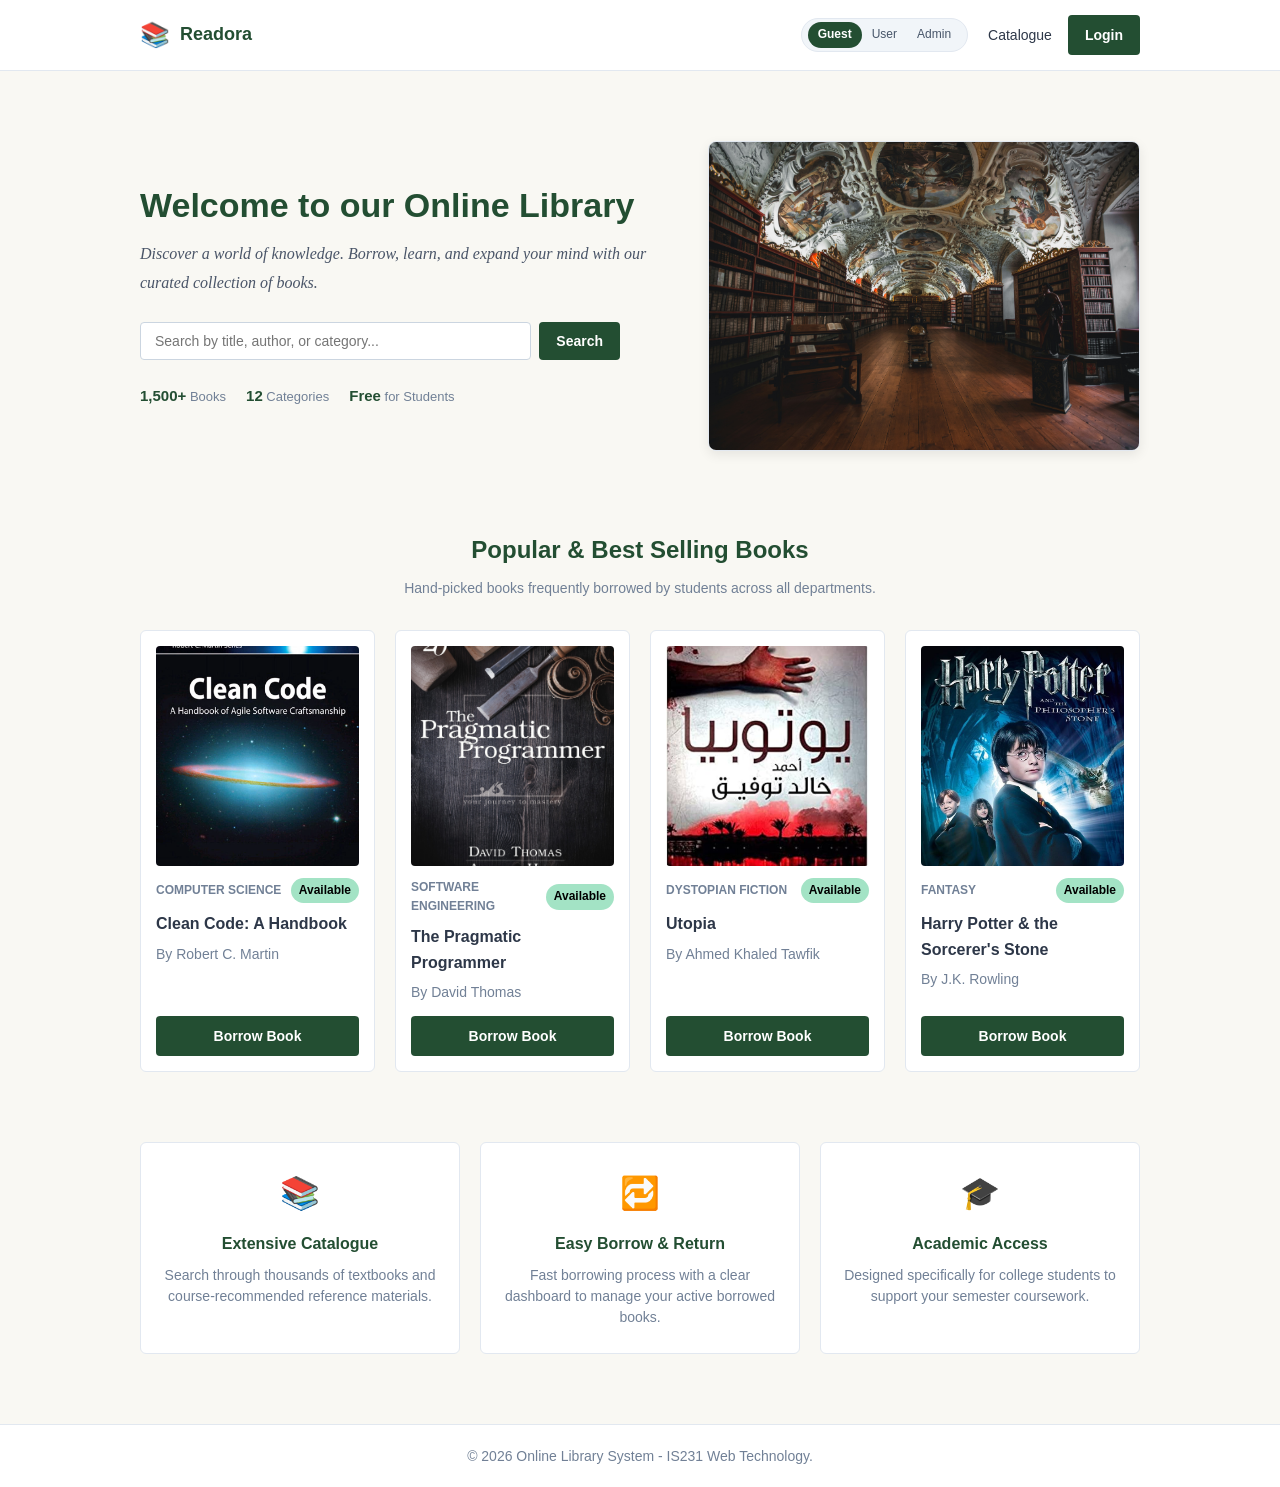
<file: index.html>
<!DOCTYPE html>
<html lang="en">

<head>
    <meta charset="UTF-8">
    <meta name="viewport" content="width=device-width, initial-scale=1.0">
    <title>Online Library - Home</title>
    <link rel="stylesheet" href="css/global.css">
    <link rel="stylesheet" href="css/components.css">
    <link rel="stylesheet" href="css/home.css">
</head>

<body>

    <!-- Navigation Header  -->
    <header>
        <div class="container">
            <nav class="navbar">
                <a href="index.html" class="logo">
                    <span class="logo-icon">&#128218;</span>
                    <div class="logo-text">
                        <span class="logo-title">Readora</span>
                    </div>
                </a>

                <div class="nav-actions">
                    <div class="nav-role-switcher">
                        <a href="index.html" class="role-btn active">Guest</a>
                        <a href="login.html" class="role-btn">User</a>
                        <a href="login.html" class="role-btn">Admin</a>
                    </div>

                    <ul class="nav-menu">
                        <li><a href="catalogue.html">Catalogue</a></li>
                        <li><a href="login.html" class="book-btn book-btn-small">Login</a></li>
                    </ul>
                </div>
            </nav>
        </div>
    </header>

    <!-- Page Content -->
    <main class="main-content">
        <div class="container">

            <!-- Hero Banner -->
            <section class="hero-section">
                <div class="hero-content">
                    <h1 class="hero-title">Welcome to our Online Library</h1>
                    <p class="hero-subtitle">
                        Discover a world of knowledge. Borrow, learn, and expand your mind with our curated collection
                        of books.
                    </p>

                    <form action="catalogue.html" class="hero-search">
                        <input type="text" placeholder="Search by title, author, or category..."
                            class="hero-search-input">
                        <button type="submit" class="book-btn">Search</button>
                    </form>

                    <div class="hero-stats">
                        <div class="stat-item"><strong>1,500+</strong> Books</div>
                        <div class="stat-item"><strong>12</strong> Categories</div>
                        <div class="stat-item"><strong>Free</strong> for Students</div>
                    </div>
                </div>
                <div class="hero-image-box">
                    <img src="images/hero-library5.jpg" alt="Library Hall" class="hero-image">
                </div>
            </section>

            <!-- Best Sellers Section -->
            <section>
                <div class="section-header">
                    <h2 class="section-title">Popular & Best Selling Books</h2>
                    <p class="section-desc">Hand-picked books frequently borrowed by students across all departments.
                    </p>
                </div>

                <div class="books-grid">

                    <!-- Book Card 1 -->
                    <article class="book-card">
                        <img src="images/book-1.jpg" alt="Clean Code" class="book-cover-img">
                        <div class="book-meta">
                            <span class="book-category">Computer Science</span>
                            <span class="badge badge-available">Available</span>
                        </div>
                        <h3 class="book-title">Clean Code: A Handbook</h3>
                        <p class="book-author">By Robert C. Martin</p>
                        <a href="login.html" class="book-btn book-btn-block">Borrow Book</a>
                    </article>

                    <!-- Book Card 2 -->
                    <article class="book-card">
                        <img src="images/book-2.jpg" alt="The Pragmatic Programmer" class="book-cover-img">
                        <div class="book-meta">
                            <span class="book-category">Software Engineering</span>
                            <span class="badge badge-available">Available</span>
                        </div>
                        <h3 class="book-title">The Pragmatic Programmer</h3>
                        <p class="book-author">By David Thomas</p>
                        <a href="login.html" class="book-btn book-btn-block">Borrow Book</a>
                    </article>

                    <!-- Book Card 3 -->
                    <article class="book-card">
                        <img src="images/book-3.jpg" alt="Utopia" class="book-cover-img">
                        <div class="book-meta">
                            <span class="book-category">Dystopian Fiction</span>
                            <span class="badge badge-available">Available</span>
                        </div>
                        <h3 class="book-title">Utopia</h3>
                        <p class="book-author">By Ahmed Khaled Tawfik</p>
                        <a href="login.html" class="book-btn book-btn-block">Borrow Book</a>
                    </article>

                    

                    <!-- Book Card 7 -->
                    <article class="book-card">
                        <img src="images/book-7.jpg" alt="Harry Potter" class="book-cover-img">
                        <div class="book-meta">
                            <span class="book-category">Fantasy</span>
                            <span class="badge badge-available">Available</span>
                        </div>
                        <h3 class="book-title">Harry Potter & the Sorcerer's Stone</h3>
                        <p class="book-author">By J.K. Rowling</p>
                        <a href="login.html" class="book-btn book-btn-block">Borrow Book</a>
                    </article>


                </div>
            </section>

            <!-- Feature Highlights -->
            <section class="features-container">

                <div class="feature-box">
                    <div class="feature-icon">&#128218;</div>
                    <h3 class="feature-title">Extensive Catalogue</h3>
                    <p class="feature-text">Search through thousands of textbooks and course-recommended reference
                        materials.</p>
                </div>

                <div class="feature-box">
                    <div class="feature-icon">&#128257;</div>
                    <h3 class="feature-title">Easy Borrow & Return</h3>
                    <p class="feature-text">Fast borrowing process with a clear dashboard to manage your active borrowed
                        books.</p>
                </div>

                <div class="feature-box">
                    <div class="feature-icon">&#127891;</div>
                    <h3 class="feature-title">Academic Access</h3>
                    <p class="feature-text">Designed specifically for college students to support your semester
                        coursework.</p>
                </div>

            </section>

        </div>
    </main>

    <!-- Footer -->
    <footer>
        <div class="container">
            <p>&copy; 2026 Online Library System - IS231 Web Technology.</p>
        </div>
    </footer>

</body>

</html>
</file>
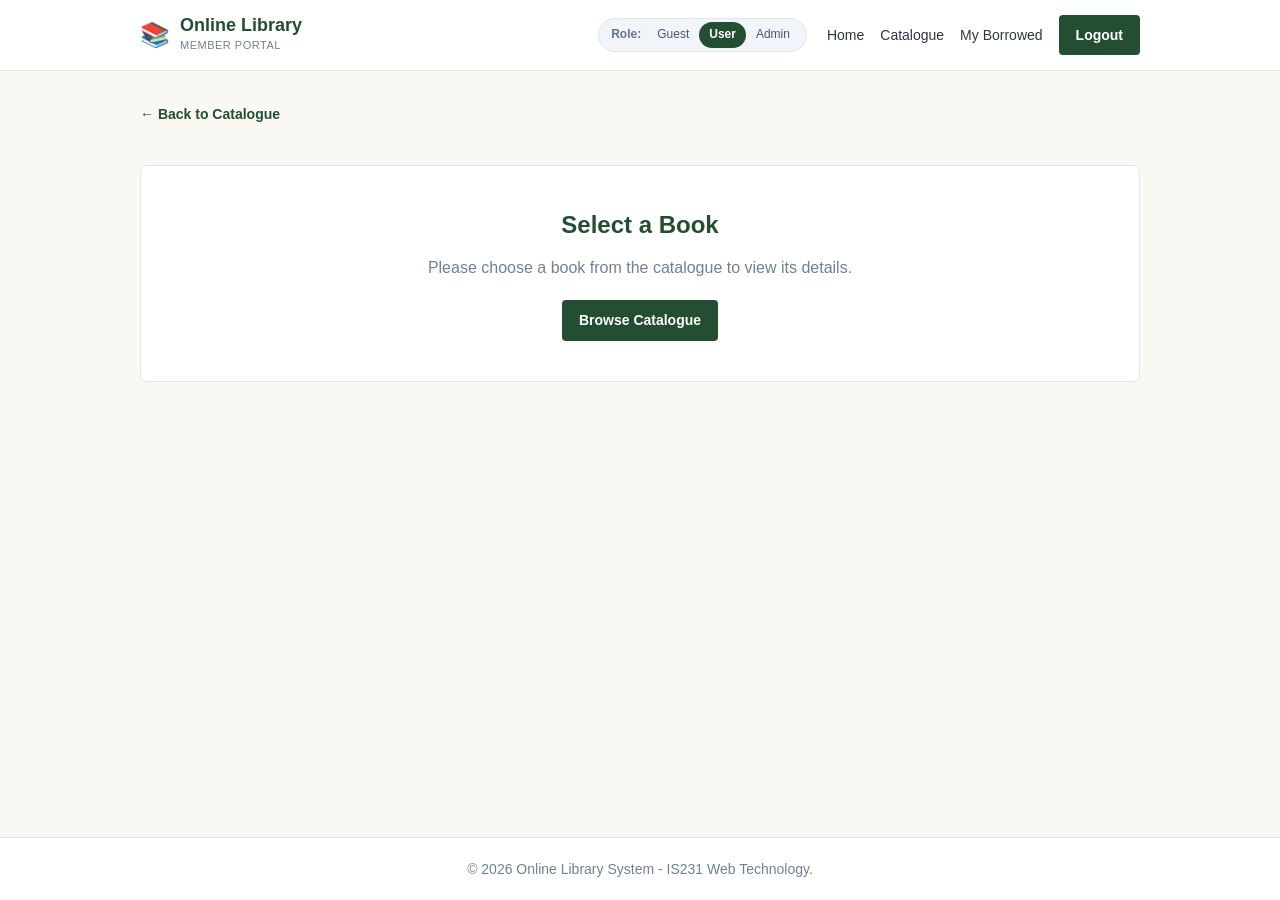
<file: book-details.html>
<!DOCTYPE html>
<html lang="en">

<head>
  <meta charset="UTF-8">
  <meta name="viewport" content="width=device-width, initial-scale=1.0">
  <title>Online Library - Book Details</title>
  <link rel="stylesheet" href="css/global.css">
  <link rel="stylesheet" href="css/components.css">
  <link rel="stylesheet" href="css/book-details.css">
</head>

<body>

  <header>
    <div class="container">
      <nav class="navbar">
        <a href="index.html" class="logo">
          <span class="logo-icon">&#128218;</span>
          <div class="logo-text">
            <span class="logo-title">Online Library</span>
            <span class="logo-subtitle">Member Portal</span>
          </div>
        </a>
        <div class="nav-actions">
          <div class="nav-role-switcher">
            <span class="role-label">Role:</span>
            <a href="index.html" class="role-btn">Guest</a>
            <a href="catalogue.html" class="role-btn active">User</a>
            <a href="admin-dashboard.html" class="role-btn">Admin</a>
          </div>
          <ul class="nav-menu">
            <li><a href="index.html">Home</a></li>
            <li><a href="catalogue.html">Catalogue</a></li>
            <li><a href="borrowed-books.html">My Borrowed</a></li>
            <li><a href="index.html" class="book-btn book-btn-small book-btn-secondary">Logout</a></li>
          </ul>
        </div>
      </nav>
    </div>
  </header>

  <main class="main-content">
    <div class="container">

      <a href="catalogue.html" class="back-link">&larr; Back to Catalogue</a>

      <!-- Book 1: Clean Code -->
      <div id="bk-101" class="book-detail">
        <div class="detail-card">
          <h1 class="detail-page-title">Book Details</h1>
          <p class="detail-page-id">Book ID: #BK-101</p>
          <div class="detail-layout">
            <div class="detail-cover">
              <img src="images/book-1.jpg" alt="Clean Code">
              <span class="badge badge-available">Available</span>
            </div>
            <div class="detail-info">
              <h2 class="detail-title">Clean Code: A Handbook of Agile Software Craftsmanship</h2>
              <p class="detail-author">By Robert C. Martin</p>
              <p class="book-category">Computer Science</p>
              <p class="detail-desc">Even bad code can function. But if code is not clean, it can bring a software
                organization to its knees. This book describes the principles, patterns, and practices of writing clean
                code, and it shows how to turn bad code into good code through real case studies.</p>
              <ul class="detail-meta">
                <li><span class="meta-label">ISBN</span><span>978-0132350884</span></li>
                <li><span class="meta-label">Publisher</span><span>Prentice Hall</span></li>
                <li><span class="meta-label">Publish Year</span><span>2008</span></li>
                <li><span class="meta-label">Pages</span><span>464</span></li>
                <li><span class="meta-label">Language</span><span>English</span></li>
                <li><span class="meta-label">Shelf Location</span><span>CS-A-12</span></li>
              </ul>
              <div class="detail-actions">
                <a href="borrowed-books.html" class="book-btn book-btn-wide">Borrow Book</a>
                <a href="catalogue.html" class="book-btn book-btn-wide book-btn-secondary">Back to Catalogue</a>
              </div>
            </div>
          </div>
        </div>
      </div>

      <!-- Book 2: The Pragmatic Programmer -->
      <div id="bk-102" class="book-detail">
        <div class="detail-card">
          <h1 class="detail-page-title">Book Details</h1>
          <p class="detail-page-id">Book ID: #BK-102</p>
          <div class="detail-layout">
            <div class="detail-cover">
              <img src="images/book-2.jpg" alt="The Pragmatic Programmer">
              <span class="badge badge-available">Available</span>
            </div>
            <div class="detail-info">
              <h2 class="detail-title">The Pragmatic Programmer</h2>
              <p class="detail-author">By David Thomas</p>
              <p class="book-category">Software Engineering</p>
              <p class="detail-desc">The Pragmatic Programmer cuts through the increasing specialization of modern
                software development to examine the core process: taking a requirement and producing working,
                maintainable code. It covers topics from personal responsibility to architectural techniques.</p>
              <ul class="detail-meta">
                <li><span class="meta-label">ISBN</span><span>978-0201616224</span></li>
                <li><span class="meta-label">Publisher</span><span>Addison-Wesley</span></li>
                <li><span class="meta-label">Publish Year</span><span>1999</span></li>
                <li><span class="meta-label">Pages</span><span>352</span></li>
                <li><span class="meta-label">Language</span><span>English</span></li>
                <li><span class="meta-label">Shelf Location</span><span>SE-B-04</span></li>
              </ul>
              <div class="detail-actions">
                <a href="borrowed-books.html" class="book-btn book-btn-wide">Borrow Book</a>
                <a href="catalogue.html" class="book-btn book-btn-wide book-btn-secondary">Back to Catalogue</a>
              </div>
            </div>
          </div>
        </div>
      </div>

      <!-- Book 3: Utopia -->
      <div id="bk-103" class="book-detail">
        <div class="detail-card">
          <h1 class="detail-page-title">Book Details</h1>
          <p class="detail-page-id">Book ID: #BK-103</p>
          <div class="detail-layout">
            <div class="detail-cover">
              <img src="images/book-3.jpg" alt="Utopia">
              <span class="badge badge-available">Available</span>
            </div>
            <div class="detail-info">
              <h2 class="detail-title">Utopia</h2>
              <p class="detail-author">By Ahmed Khaled Tawfik</p>
              <p class="book-category">Dystopian Fiction</p>
              <p class="detail-desc">In a dystopian future where the world has collapsed, a young man discovers the dark
                truth behind the perfect society he lives in. A gripping Arabic sci-fi novel about freedom, identity,
                and the cost of utopia.</p>
              <ul class="detail-meta">
                <li><span class="meta-label">ISBN</span><span>978-9771441365</span></li>
                <li><span class="meta-label">Publisher</span><span>Bloomsbury Qatar Foundation</span></li>
                <li><span class="meta-label">Publish Year</span><span>2008</span></li>
                <li><span class="meta-label">Pages</span><span>380</span></li>
                <li><span class="meta-label">Language</span><span>Arabic</span></li>
                <li><span class="meta-label">Shelf Location</span><span>FIC-C-07</span></li>
              </ul>
              <div class="detail-actions">
                <a href="borrowed-books.html" class="book-btn book-btn-wide">Borrow Book</a>
                <a href="catalogue.html" class="book-btn book-btn-wide book-btn-secondary">Back to Catalogue</a>
              </div>
            </div>
          </div>
        </div>
      </div>

      <!-- Book 4: The Da Vinci Code -->
      <div id="bk-104" class="book-detail">
        <div class="detail-card">
          <h1 class="detail-page-title">Book Details</h1>
          <p class="detail-page-id">Book ID: #BK-104</p>
          <div class="detail-layout">
            <div class="detail-cover">
              <img src="images/book-4.jpg" alt="The Da Vinci Code">
              <span class="badge badge-available">Available</span>
            </div>
            <div class="detail-info">
              <h2 class="detail-title">The Da Vinci Code</h2>
              <p class="detail-author">By Dan Brown</p>
              <p class="book-category">Mystery &amp; Thriller</p>
              <p class="detail-desc">A murder in the Louvre and a mysterious cipher draw symbologist Robert Langdon into
                a fast-paced race across Europe to uncover a centuries-old secret that could shake the foundations of
                religion and history.</p>
              <ul class="detail-meta">
                <li><span class="meta-label">ISBN</span><span>978-0307474278</span></li>
                <li><span class="meta-label">Publisher</span><span>Doubleday</span></li>
                <li><span class="meta-label">Publish Year</span><span>2003</span></li>
                <li><span class="meta-label">Pages</span><span>489</span></li>
                <li><span class="meta-label">Language</span><span>English</span></li>
                <li><span class="meta-label">Shelf Location</span><span>MYS-D-02</span></li>
              </ul>
              <div class="detail-actions">
                <a href="borrowed-books.html" class="book-btn book-btn-wide">Borrow Book</a>
                <a href="catalogue.html" class="book-btn book-btn-wide book-btn-secondary">Back to Catalogue</a>
              </div>
            </div>
          </div>
        </div>
      </div>

      <!-- Book 5: The Alchemist -->
      <div id="bk-105" class="book-detail">
        <div class="detail-card">
          <h1 class="detail-page-title">Book Details</h1>
          <p class="detail-page-id">Book ID: #BK-105</p>
          <div class="detail-layout">
            <div class="detail-cover">
              <img src="images/book-5.jpg" alt="The Alchemist">
              <span class="badge badge-available">Available</span>
            </div>
            <div class="detail-info">
              <h2 class="detail-title">The Alchemist</h2>
              <p class="detail-author">By Paulo Coelho</p>
              <p class="book-category">Fiction</p>
              <p class="detail-desc">An inspirational novel about a young shepherd boy named Santiago who travels from
                Spain to the Egyptian desert in search of a treasure buried near the Pyramids. Along the way he learns
                deep truths about following his personal legend.</p>
              <ul class="detail-meta">
                <li><span class="meta-label">ISBN</span><span>978-0062315007</span></li>
                <li><span class="meta-label">Publisher</span><span>HarperOne</span></li>
                <li><span class="meta-label">Publish Year</span><span>1988</span></li>
                <li><span class="meta-label">Pages</span><span>208</span></li>
                <li><span class="meta-label">Language</span><span>English</span></li>
                <li><span class="meta-label">Shelf Location</span><span>FIC-E-11</span></li>
              </ul>
              <div class="detail-actions">
                <a href="borrowed-books.html" class="book-btn book-btn-wide">Borrow Book</a>
                <a href="catalogue.html" class="book-btn book-btn-wide book-btn-secondary">Back to Catalogue</a>
              </div>
            </div>
          </div>
        </div>
      </div>

      <!-- Book 6: Atomic Habits (Borrowed) -->
      <div id="bk-106" class="book-detail">
        <div class="detail-card">
          <h1 class="detail-page-title">Book Details</h1>
          <p class="detail-page-id">Book ID: #BK-106</p>
          <div class="detail-layout">
            <div class="detail-cover">
              <img src="images/book-6.jpg" alt="Atomic Habits">
              <span class="badge badge-borrowed">Borrowed</span>
            </div>
            <div class="detail-info">
              <h2 class="detail-title">Atomic Habits</h2>
              <p class="detail-author">By James Clear</p>
              <p class="book-category">Self-Help</p>
              <p class="detail-desc">A practical guide that reveals how tiny changes in behavior can lead to remarkable
                results. James Clear explains the science of habit formation and offers a proven framework for building
                good habits and breaking bad ones.</p>
              <ul class="detail-meta">
                <li><span class="meta-label">ISBN</span><span>978-0735211292</span></li>
                <li><span class="meta-label">Publisher</span><span>Avery</span></li>
                <li><span class="meta-label">Publish Year</span><span>2018</span></li>
                <li><span class="meta-label">Pages</span><span>320</span></li>
                <li><span class="meta-label">Language</span><span>English</span></li>
                <li><span class="meta-label">Shelf Location</span><span>SH-F-05</span></li>
              </ul>
              <div class="detail-actions">
                <span class="book-btn book-btn-wide book-btn-disabled">Currently Borrowed</span>
                <a href="catalogue.html" class="book-btn book-btn-wide book-btn-secondary">Back to Catalogue</a>
              </div>
            </div>
          </div>
        </div>
      </div>

      <!-- Book 7: Harry Potter -->
      <div id="bk-107" class="book-detail">
        <div class="detail-card">
          <h1 class="detail-page-title">Book Details</h1>
          <p class="detail-page-id">Book ID: #BK-107</p>
          <div class="detail-layout">
            <div class="detail-cover">
              <img src="images/book-7.jpg" alt="Harry Potter">
              <span class="badge badge-available">Available</span>
            </div>
            <div class="detail-info">
              <h2 class="detail-title">Harry Potter &amp; the Sorcerer's Stone</h2>
              <p class="detail-author">By J.K. Rowling</p>
              <p class="book-category">Fantasy</p>
              <p class="detail-desc">On his eleventh birthday, Harry Potter discovers he is a wizard and is invited to
                study at Hogwarts School of Witchcraft and Wizardry. There he makes friends, learns magic, and faces a
                dark secret about his past.</p>
              <ul class="detail-meta">
                <li><span class="meta-label">ISBN</span><span>978-0590353427</span></li>
                <li><span class="meta-label">Publisher</span><span>Scholastic</span></li>
                <li><span class="meta-label">Publish Year</span><span>1997</span></li>
                <li><span class="meta-label">Pages</span><span>309</span></li>
                <li><span class="meta-label">Language</span><span>English</span></li>
                <li><span class="meta-label">Shelf Location</span><span>FAN-G-03</span></li>
              </ul>
              <div class="detail-actions">
                <a href="borrowed-books.html" class="book-btn book-btn-wide">Borrow Book</a>
                <a href="catalogue.html" class="book-btn book-btn-wide book-btn-secondary">Back to Catalogue</a>
              </div>
            </div>
          </div>
        </div>
      </div>

      <!-- Book 8: Nicholas Sparks -->
      <div id="bk-108" class="book-detail">
        <div class="detail-card">
          <h1 class="detail-page-title">Book Details</h1>
          <p class="detail-page-id">Book ID: #BK-108</p>
          <div class="detail-layout">
            <div class="detail-cover">
              <img src="images/book-8.png" alt="Nicholas Sparks">
              <span class="badge badge-available">Available</span>
            </div>
            <div class="detail-info">
              <h2 class="detail-title">NICHOLAS SPARKS</h2>
              <p class="detail-author">By NICHOLAS SPARKS</p>
              <p class="book-category">Romance</p>
              <p class="detail-desc">A heartfelt romance novel by Nicholas Sparks. A story of love, loss, and second
                chances set against small-town America, told with the emotional depth that has made the author a
                bestseller worldwide.</p>
              <ul class="detail-meta">
                <li><span class="meta-label">ISBN</span><span>978-0446696609</span></li>
                <li><span class="meta-label">Publisher</span><span>Grand Central Publishing</span></li>
                <li><span class="meta-label">Publish Year</span><span>2010</span></li>
                <li><span class="meta-label">Pages</span><span>300</span></li>
                <li><span class="meta-label">Language</span><span>English</span></li>
                <li><span class="meta-label">Shelf Location</span><span>ROM-H-09</span></li>
              </ul>
              <div class="detail-actions">
                <a href="borrowed-books.html" class="book-btn book-btn-wide">Borrow Book</a>
                <a href="catalogue.html" class="book-btn book-btn-wide book-btn-secondary">Back to Catalogue</a>
              </div>
            </div>
          </div>
        </div>
      </div>

      <!-- Hint shown only when no book is selected -->
      <div class="detail-hint detail-card">
        <h2 class="detail-page-title">Select a Book</h2>
        <p class="detail-page-id">Please choose a book from the catalogue to view its details.</p>
        <a href="catalogue.html" class="book-btn">Browse Catalogue</a>
      </div>

    </div>
  </main>

  <footer>
    <div class="container">
      <p>&copy; 2026 Online Library System - IS231 Web Technology.</p>
    </div>
  </footer>

</body>

</html>
</file>
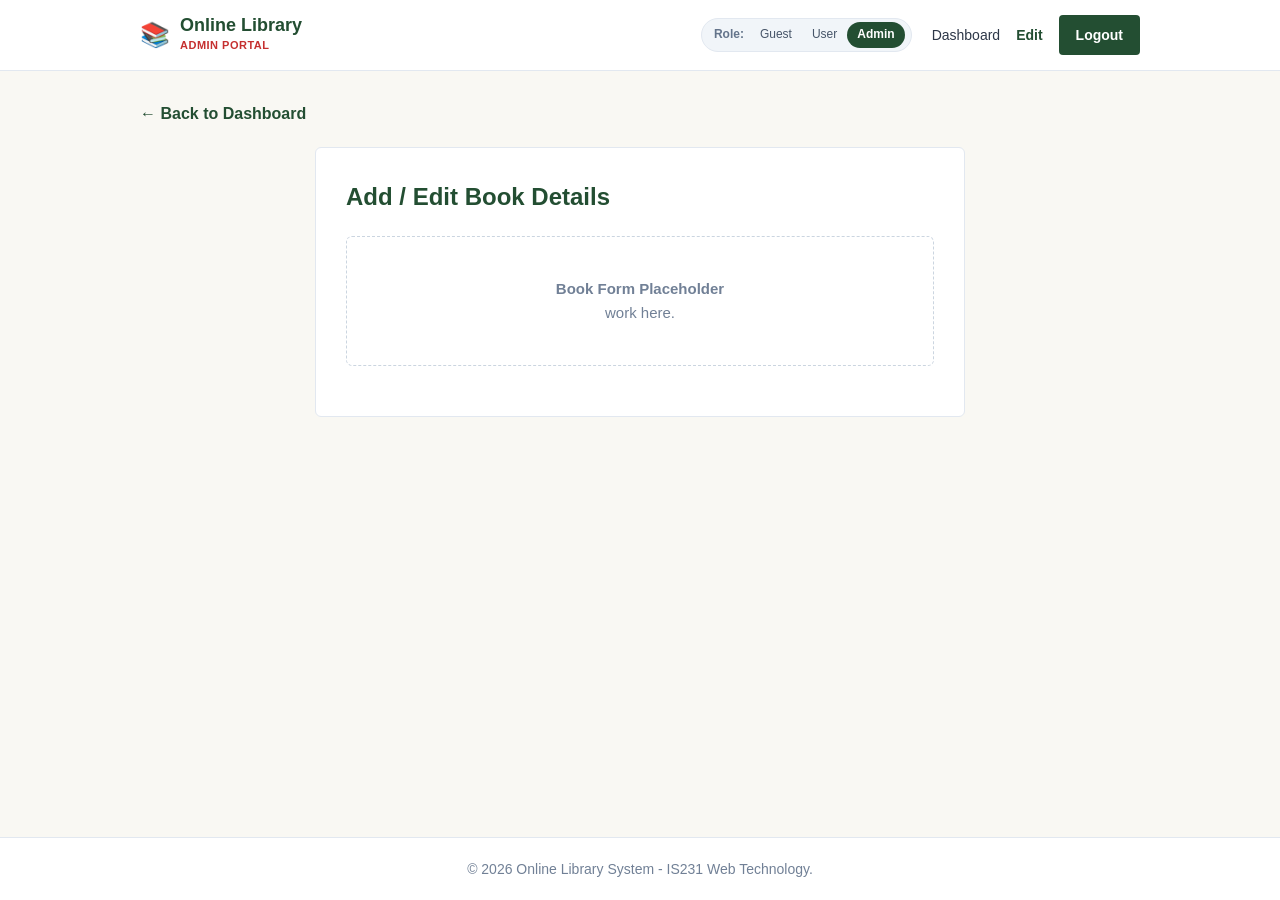
<file: book-form.html>
<!DOCTYPE html>
<html lang="en">
<head>
  <meta charset="UTF-8">
  <meta name="viewport" content="width=device-width, initial-scale=1.0">
  <title>Online Library - Add / Edit Book</title>
  <link rel="stylesheet" href="css/global.css">
  <link rel="stylesheet" href="css/components.css">
</head>
<body>

  <!-- Navigation Header with Admin Role State -->
  <header>
    <div class="container">
      <nav class="navbar">
        <a href="admin-dashboard.html" class="logo">
          <span class="logo-icon">&#128218;</span>
          <div class="logo-text">
            <span class="logo-title">Online Library</span>
            <span class="logo-subtitle" style="color: #c53030; font-weight: bold;">Admin Portal</span>
          </div>
        </a>

        <div class="nav-actions">
          <div class="nav-role-switcher">
            <span class="role-label">Role:</span>
            <a href="index.html" class="role-btn">Guest</a>
            <a href="catalogue.html" class="role-btn">User</a>
            <a href="admin-dashboard.html" class="role-btn active">Admin</a>
          </div>

          <ul class="nav-menu">
            <li><a href="admin-dashboard.html">Dashboard</a></li>
            <li><a href="book-form.html" style="color: #234e32; font-weight: bold;">Edit</a></li>
            <li><a href="index.html" class="book-btn book-btn-small book-btn-secondary">Logout</a></li>
          </ul>
        </div>
      </nav>
    </div>
  </header>

  <!-- Page Content -->
  <main class="main-content">
    <div class="container">
      <!-- Team Member: Place book creation/editing form here -->
      <a href="admin-dashboard.html" style="color: #234e32; font-weight: bold; text-decoration: none;">&larr; Back to Dashboard</a>
      <div class="form-card" style="max-width: 650px; margin-top: 20px;">
        <h2 style="margin-bottom: 20px; color: #234e32;">Add / Edit Book Details</h2>
        <div class="empty-box">
          <p><strong>Book Form Placeholder</strong></p>
          <p>work here.</p>
        </div>
      </div>
    </div>
  </main>

  <!-- Footer -->
  <footer>
    <div class="container">
      <p>&copy; 2026 Online Library System - IS231 Web Technology.</p>
    </div>
  </footer>

</body>
</html>
</file>
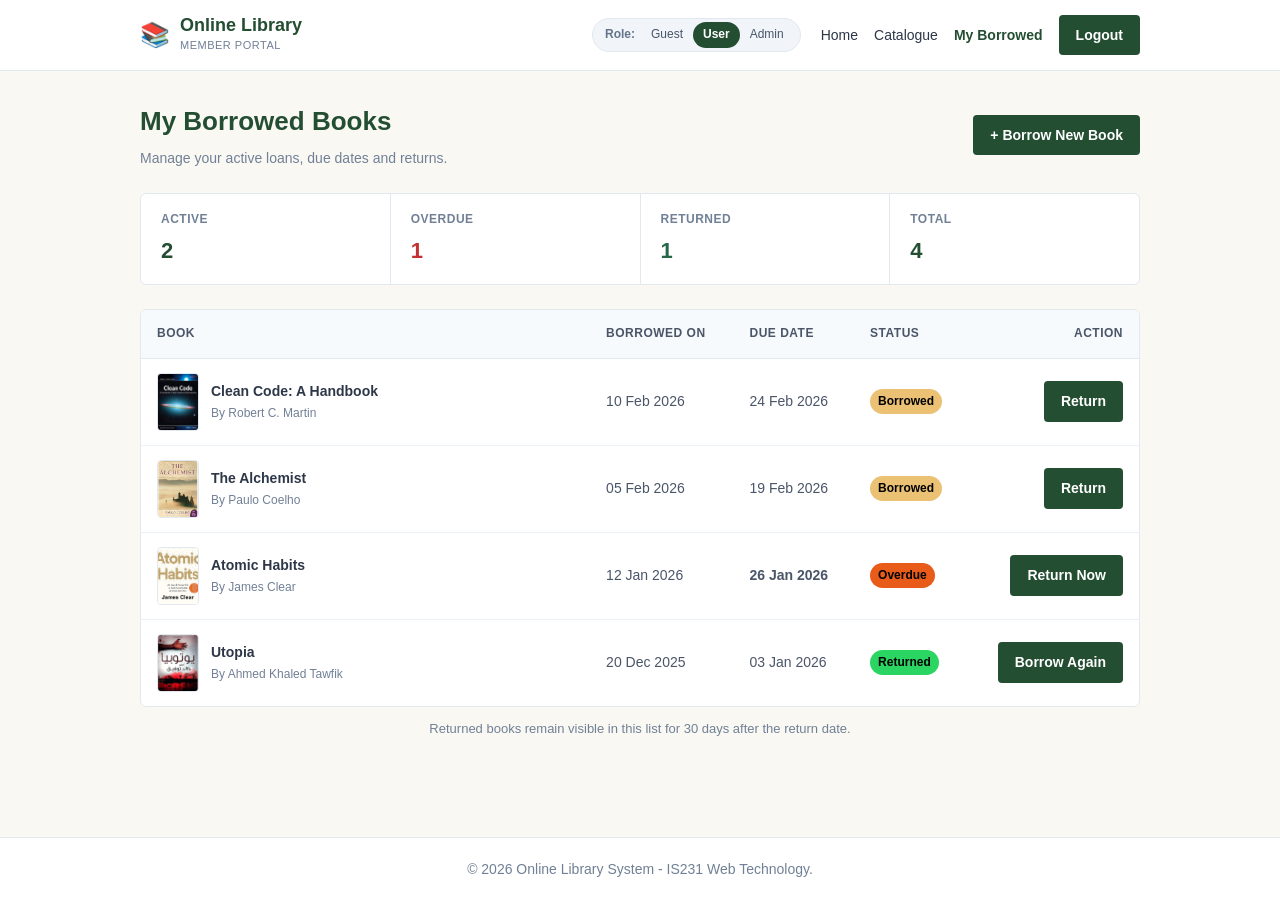
<file: borrowed-books.html>
<!DOCTYPE html>
<html lang="en">

<head>
  <meta charset="UTF-8">
  <title>Online Library - My Borrowed Books</title>
  <link rel="stylesheet" href="css/global.css">
  <link rel="stylesheet" href="css/components.css">
  <link rel="stylesheet" href="css/borrowed-books.css">
</head>

<body>

  <!-- Navigation Header with User Role State -->
  <header>
    <div class="container">
      <nav class="navbar">
        <a href="index.html" class="logo">
          <span class="logo-icon">&#128218;</span>
          <div class="logo-text">
            <span class="logo-title">Online Library</span>
            <span class="logo-subtitle">Member Portal</span>
          </div>
        </a>

        <div class="nav-actions">
          <div class="nav-role-switcher">
            <span class="role-label">Role:</span>
            <a href="index.html" class="role-btn">Guest</a>
            <a href="catalogue.html" class="role-btn active">User</a>
            <a href="login.html" class="role-btn">Admin</a>
          </div>

          <ul class="nav-menu">
            <li><a href="index.html">Home</a></li>
            <li><a href="catalogue.html">Catalogue</a></li>
            <li><a href="borrowed-books.html" style="color: #234e32; font-weight: bold;">My Borrowed</a></li>
            <li><a href="index.html" class="book-btn book-btn-small book-btn-secondary">Logout</a></li>
          </ul>
        </div>
      </nav>
    </div>
  </header>

  <!-- Page Content -->
  <main class="main-content">
    <div class="container">

      <!-- Page Header -->
      <div class="page-header">
        <div>
          <h1 class="page-title">My Borrowed Books</h1>
          <p class="page-subtitle">Manage your active loans, due dates and returns.</p>
        </div>
        <a href="catalogue.html" class="book-btn">+ Borrow New Book</a>
      </div>

      <!-- Summary Strip -->
      <div class="summary-strip">
        <div class="summary-item">
          <span class="summary-label">Active</span>
          <span class="summary-value">2</span>
        </div>
        <div class="summary-item">
          <span class="summary-label">Overdue</span>
          <span class="summary-value summary-danger">1</span>
        </div>
        <div class="summary-item">
          <span class="summary-label">Returned</span>
          <span class="summary-value summary-success">1</span>
        </div>
        <div class="summary-item">
          <span class="summary-label">Total</span>
          <span class="summary-value">4</span>
        </div>
      </div>

      <!-- Borrowed Books Table -->
      <div class="table-card">
        <table class="borrow-table">
          <thead>
            <tr>
              <th style="width: 45%;">Book</th>
              <th>Borrowed On</th>
              <th>Due Date</th>
              <th>Status</th>
              <th style="text-align: right;">Action</th>
            </tr>
          </thead>
          <tbody>

            <tr>
              <td>
                <div class="book-info">
                  <img src="images/book-1.jpg" alt="Clean Code" class="book-thumb">
                  <div class="book-text">
                    <a href="book-details.html#bk-101" class="book-name">Clean Code: A Handbook</a>
                    <span class="book-writer">By Robert C. Martin</span>
                  </div>
                </div>
              </td>
              <td>10 Feb 2026</td>
              <td>24 Feb 2026</td>
              <td><span class="badge badge-borrowed">Borrowed</span></td>
              <td class="cell-action">
                <a href="borrowed-books.html" class="book-btn book-btn-small book-btn-secondary">Return</a>
              </td>
            </tr>

            <tr>
              <td>
                <div class="book-info">
                  <img src="images/book-5.jpg" alt="The Alchemist" class="book-thumb">
                  <div class="book-text">
                    <a href="book-details.html#bk-105" class="book-name">The Alchemist</a>
                    <span class="book-writer">By Paulo Coelho</span>
                  </div>
                </div>
              </td>
              <td>05 Feb 2026</td>
              <td>19 Feb 2026</td>
              <td><span class="badge badge-borrowed">Borrowed</span></td>
              <td class="cell-action">
                <a href="borrowed-books.html" class="book-btn book-btn-small book-btn-secondary">Return</a>
              </td>
            </tr>

            <tr>
              <td>
                <div class="book-info">
                  <img src="images/book-6.jpg" alt="Atomic Habits" class="book-thumb">
                  <div class="book-text">
                    <a href="book-details.html#bk-106" class="book-name">Atomic Habits</a>
                    <span class="book-writer">By James Clear</span>
                  </div>
                </div>
              </td>
              <td>12 Jan 2026</td>
              <td class="due-overdue">26 Jan 2026</td>
              <td><span class="badge badge-overdue">Overdue</span></td>
              <td class="cell-action">
                <a href="borrowed-books.html" class="book-btn book-btn-small book-btn-danger">Return Now</a>
              </td>
            </tr>

            <tr>
              <td>
                <div class="book-info">
                  <img src="images/book-3.jpg" alt="Utopia" class="book-thumb">
                  <div class="book-text">
                    <a href="book-details.html#bk-103" class="book-name">Utopia</a>
                    <span class="book-writer">By Ahmed Khaled Tawfik</span>
                  </div>
                </div>
              </td>
              <td>20 Dec 2025</td>
              <td>03 Jan 2026</td>
              <td><span class="badge badge-returned">Returned</span></td>
              <td class="cell-action">
                <a href="catalogue.html" class="book-btn book-btn-small book-btn-secondary">Borrow Again</a>
              </td>
            </tr>

          </tbody>
        </table>
      </div>

      <p class="table-note">Returned books remain visible in this list for 30 days after the return date.</p>

    </div>
  </main>

  <!-- Footer -->
  <footer>
    <div class="container">
      <p>&copy; 2026 Online Library System - IS231 Web Technology.</p>
    </div>
  </footer>

</body>

</html>
</file>
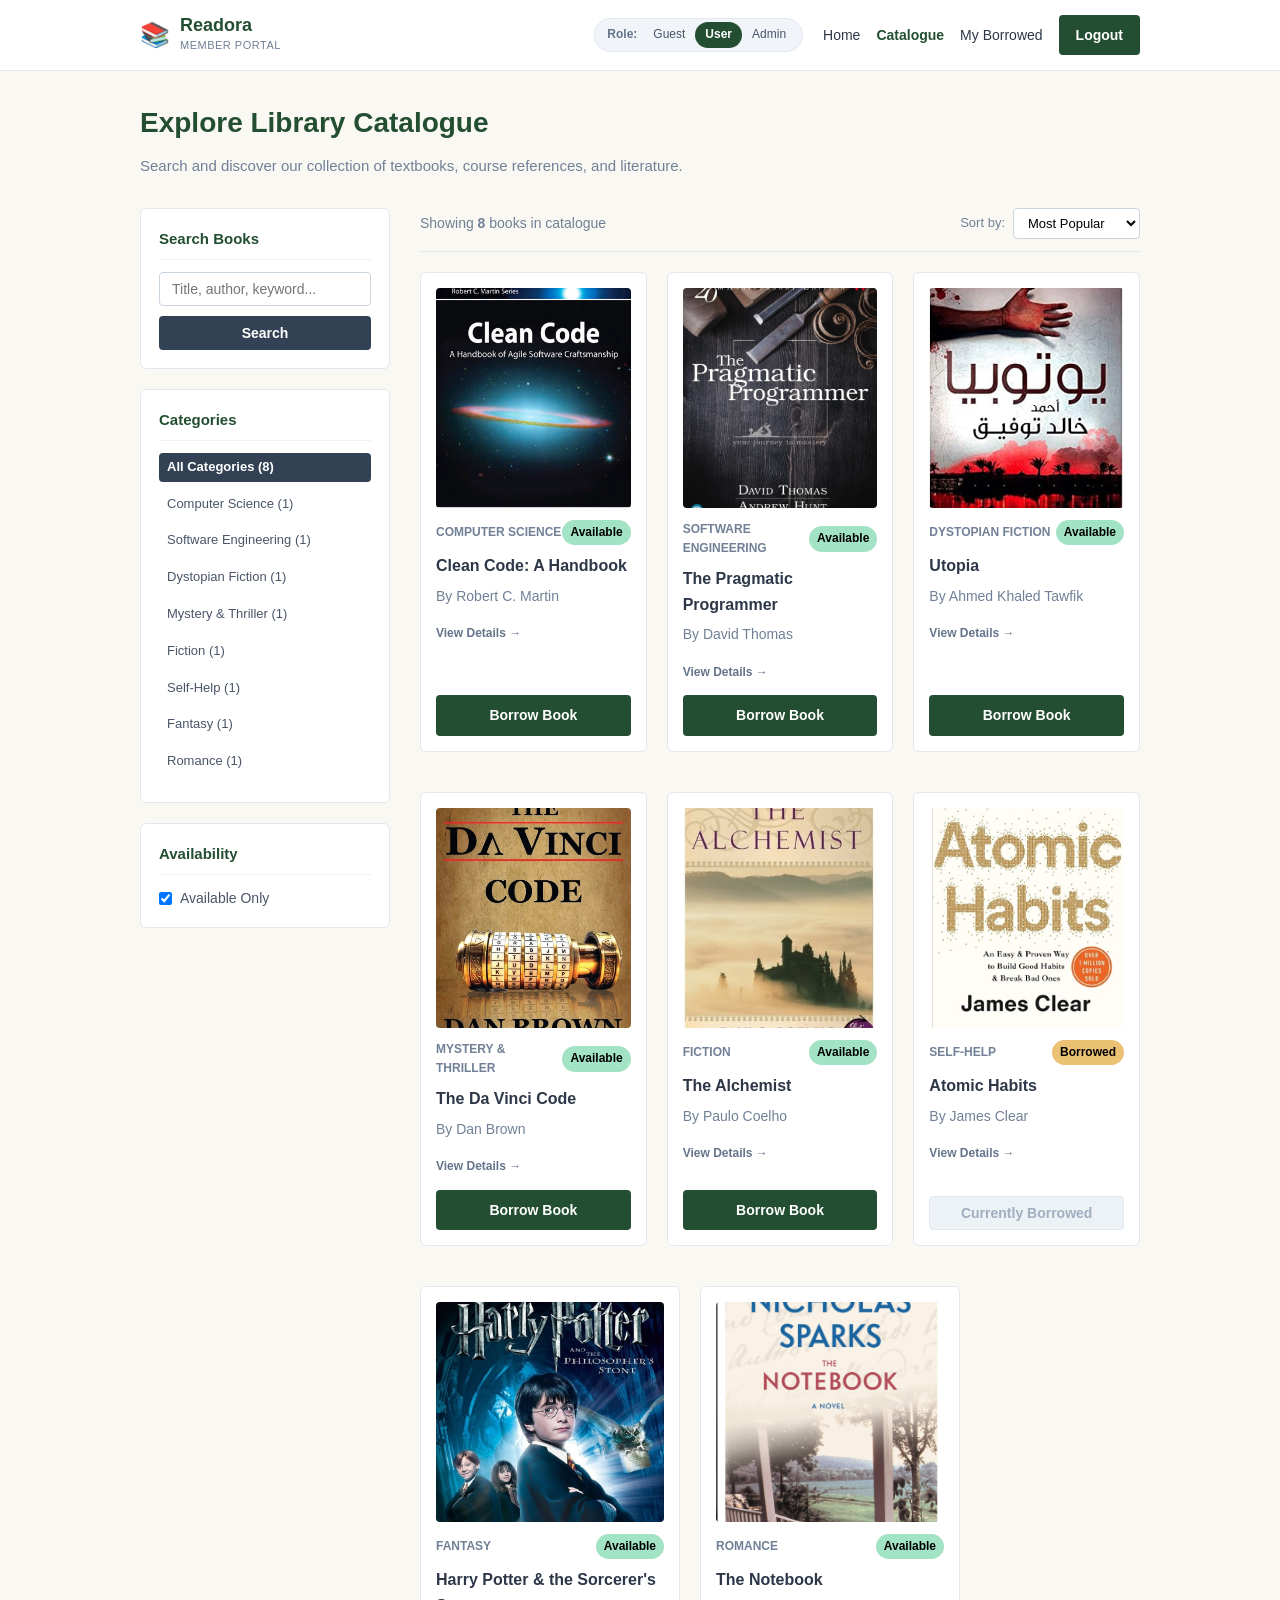
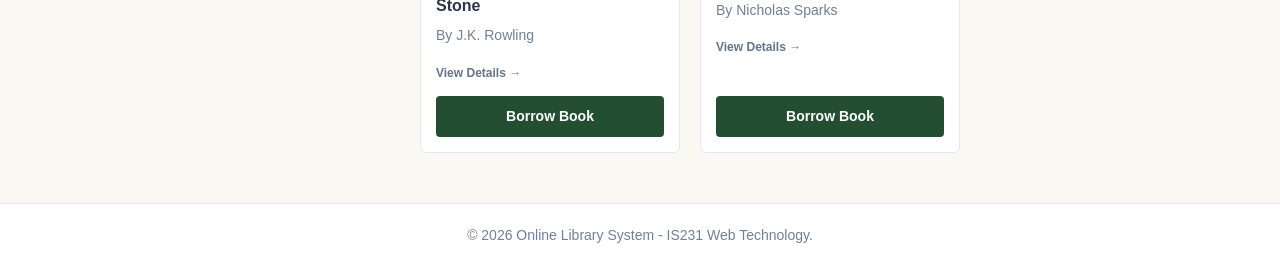
<file: catalogue-user.html>
<!DOCTYPE html>
<html lang="en">

<head>
  <meta charset="UTF-8">
  <meta name="viewport" content="width=device-width, initial-scale=1.0">
  <title>Online Library - Catalogue</title>
  <link rel="stylesheet" href="css/global.css">
  <link rel="stylesheet" href="css/components.css">
  <link rel="stylesheet" href="css/catalogue.css">
</head>

<body>

  <!-- Navigation Header with User Role State -->
  <header>
    <div class="container">
      <nav class="navbar">
        <a href="index.html" class="logo">
          <span class="logo-icon">&#128218;</span>
          <div class="logo-text">
            <span class="logo-title">Readora</span>
            <span class="logo-subtitle">Member Portal</span>
          </div>
        </a>

        <div class="nav-actions">
          <div class="nav-role-switcher">
            <span class="role-label">Role:</span>
            <a href="index.html" class="role-btn">Guest</a>
            <a href="catalogue-user.html" class="role-btn active">User</a>
            <a href="admin-dashboard.html" class="role-btn">Admin</a>
          </div>

          <ul class="nav-menu">
            <li><a href="index.html">Home</a></li>
            <li><a href="catalogue-user.html" style="color: #234e32; font-weight: bold;">Catalogue</a></li>
            <li><a href="borrowed-books.html">My Borrowed</a></li>
            <li><a href="index.html" class="book-btn book-btn-small book-btn-secondary">Logout</a></li>
          </ul>
        </div>
      </nav>
    </div>
  </header>

  <!-- Page Content -->
  <main class="main-content">
    <div class="container">

      <!-- Page Header -->
      <div class="page-header">
        <h1 class="page-title">Explore Library Catalogue</h1>
        <p class="page-desc">Search and discover our collection of textbooks, course references, and literature.</p>
      </div>

      <!-- Catalogue Main Layout -->
      <div class="catalogue-layout">

        <!-- Sidebar Filters -->
        <aside class="catalogue-sidebar">
          
          <div class="filter-box">
            <h3 class="filter-title">Search Books</h3>
            <form action="catalogue.html" class="sidebar-search">
              <input type="text" placeholder="Title, author, keyword..." class="input-field">
              <button type="submit" class="book-btn book-btn-block">Search</button>
            </form>
          </div>

          <div class="filter-box">
            <h3 class="filter-title">Categories</h3>
            <ul class="filter-list">
              <li><a href="catalogue.html" class="active">All Categories (8)</a></li>
              <li><a href="catalogue.html">Computer Science (1)</a></li>
              <li><a href="catalogue.html">Software Engineering (1)</a></li>
              <li><a href="catalogue.html">Dystopian Fiction (1)</a></li>
              <li><a href="catalogue.html">Mystery &amp; Thriller (1)</a></li>
              <li><a href="catalogue.html">Fiction (1)</a></li>
              <li><a href="catalogue.html">Self-Help (1)</a></li>
              <li><a href="catalogue.html">Fantasy (1)</a></li>
              <li><a href="catalogue.html">Romance (1)</a></li>
            </ul>
          </div>

          <div class="filter-box">
            <h3 class="filter-title">Availability</h3>
            <label class="filter-checkbox">
              <input type="checkbox" checked> Available Only
            </label>
          </div>

        </aside>

        <!-- Main Books Content -->
        <div class="catalogue-content">
          
          <div class="catalogue-meta-bar">
            <p class="result-count">Showing <strong>8</strong> books in catalogue</p>
            <div class="sort-box">
              <label for="sort-select">Sort by:</label>
              <select id="sort-select" class="sort-select">
                <option value="popular">Most Popular</option>
                <option value="newest">Newest Added</option>
                <option value="title">Title (A-Z)</option>
              </select>
            </div>
          </div>

          <div class="catalogue-grid">

            <!-- Book 1: Clean Code -->
            <article class="book-card">
              <a href="book-details.html#bk-101" class="book-cover-link">
                <img src="images/book-1.jpg" alt="Clean Code" class="book-cover-img">
              </a>
              <div class="book-meta">
                <span class="book-category">Computer Science</span>
                <span class="badge badge-available">Available</span>
              </div>
              <h3 class="book-title"><a href="book-details.html#bk-101">Clean Code: A Handbook</a></h3>
              <p class="book-author">By Robert C. Martin</p>
              <p class="book-details-link"><a href="book-details.html#bk-101">View Details &rarr;</a></p>
              <a href="borrowed-books.html" class="book-btn book-btn-block">Borrow Book</a>
            </article>

            <!-- Book 2: The Pragmatic Programmer -->
            <article class="book-card">
              <a href="book-details.html#bk-102" class="book-cover-link">
                <img src="images/book-2.jpg" alt="The Pragmatic Programmer" class="book-cover-img">
              </a>
              <div class="book-meta">
                <span class="book-category">Software Engineering</span>
                <span class="badge badge-available">Available</span>
              </div>
              <h3 class="book-title"><a href="book-details.html#bk-102">The Pragmatic Programmer</a></h3>
              <p class="book-author">By David Thomas</p>
              <p class="book-details-link"><a href="book-details.html#bk-102">View Details &rarr;</a></p>
              <a href="borrowed-books.html" class="book-btn book-btn-block">Borrow Book</a>
            </article>

            <!-- Book 3: Utopia -->
            <article class="book-card">
              <a href="book-details.html#bk-103" class="book-cover-link">
                <img src="images/book-3.jpg" alt="Utopia" class="book-cover-img">
              </a>
              <div class="book-meta">
                <span class="book-category">Dystopian Fiction</span>
                <span class="badge badge-available">Available</span>
              </div>
              <h3 class="book-title"><a href="book-details.html#bk-103">Utopia</a></h3>
              <p class="book-author">By Ahmed Khaled Tawfik</p>
              <p class="book-details-link"><a href="book-details.html#bk-103">View Details &rarr;</a></p>
              <a href="borrowed-books.html" class="book-btn book-btn-block">Borrow Book</a>
            </article>

            <!-- Book 4: The Da Vinci Code -->
            <article class="book-card">
              <a href="book-details.html#bk-104" class="book-cover-link">
                <img src="images/book-4.jpg" alt="The Da Vinci Code" class="book-cover-img">
              </a>
              <div class="book-meta">
                <span class="book-category">Mystery &amp; Thriller</span>
                <span class="badge badge-available">Available</span>
              </div>
              <h3 class="book-title"><a href="book-details.html#bk-104">The Da Vinci Code</a></h3>
              <p class="book-author">By Dan Brown</p>
              <p class="book-details-link"><a href="book-details.html#bk-104">View Details &rarr;</a></p>
              <a href="borrowed-books.html" class="book-btn book-btn-block">Borrow Book</a>
            </article>

            <!-- Book 5: The Alchemist -->
            <article class="book-card">
              <a href="book-details.html#bk-105" class="book-cover-link">
                <img src="images/book-5.jpg" alt="The Alchemist" class="book-cover-img">
              </a>
              <div class="book-meta">
                <span class="book-category">Fiction</span>
                <span class="badge badge-available">Available</span>
              </div>
              <h3 class="book-title"><a href="book-details.html#bk-105">The Alchemist</a></h3>
              <p class="book-author">By Paulo Coelho</p>
              <p class="book-details-link"><a href="book-details.html#bk-105">View Details &rarr;</a></p>
              <a href="borrowed-books.html" class="book-btn book-btn-block">Borrow Book</a>
            </article>

            <!-- Book 6: Atomic Habits -->
            <article class="book-card">
              <a href="book-details.html#bk-106" class="book-cover-link">
                <img src="images/book-6.jpg" alt="Atomic Habits" class="book-cover-img">
              </a>
              <div class="book-meta">
                <span class="book-category">Self-Help</span>
                <span class="badge badge-borrowed">Borrowed</span>
              </div>
              <h3 class="book-title"><a href="book-details.html#bk-106">Atomic Habits</a></h3>
              <p class="book-author">By James Clear</p>
              <p class="book-details-link"><a href="book-details.html#bk-106">View Details &rarr;</a></p>
              <button class="book-btn book-btn-block book-btn-disabled" disabled>Currently Borrowed</button>
            </article>

            <!-- Book 7: Harry Potter -->
            <article class="book-card">
              <a href="book-details.html#bk-107" class="book-cover-link">
                <img src="images/book-7.jpg" alt="Harry Potter" class="book-cover-img">
              </a>
              <div class="book-meta">
                <span class="book-category">Fantasy</span>
                <span class="badge badge-available">Available</span>
              </div>
              <h3 class="book-title"><a href="book-details.html#bk-107">Harry Potter &amp; the Sorcerer's Stone</a></h3>
              <p class="book-author">By J.K. Rowling</p>
              <p class="book-details-link"><a href="book-details.html#bk-107">View Details &rarr;</a></p>
              <a href="borrowed-books.html" class="book-btn book-btn-block">Borrow Book</a>
            </article>

            <!-- Book 8: Nicholas Sparks -->
            <article class="book-card">
              <a href="book-details.html#bk-108" class="book-cover-link">
                <img src="images/book-8.png" alt="Nicholas Sparks" class="book-cover-img">
              </a>
              <div class="book-meta">
                <span class="book-category">Romance</span>
                <span class="badge badge-available">Available</span>
              </div>
              <h3 class="book-title"><a href="book-details.html#bk-108">The Notebook</a></h3>
              <p class="book-author">By Nicholas Sparks</p>
              <p class="book-details-link"><a href="book-details.html#bk-108">View Details &rarr;</a></p>
              <a href="borrowed-books.html" class="book-btn book-btn-block">Borrow Book</a>
            </article>

          </div>

        </div>

      </div>

    </div>
  </main>

  <!-- Footer -->
  <footer>
    <div class="container">
      <p>&copy; 2026 Online Library System - IS231 Web Technology.</p>
    </div>
  </footer>

</body>

</html>
</file>
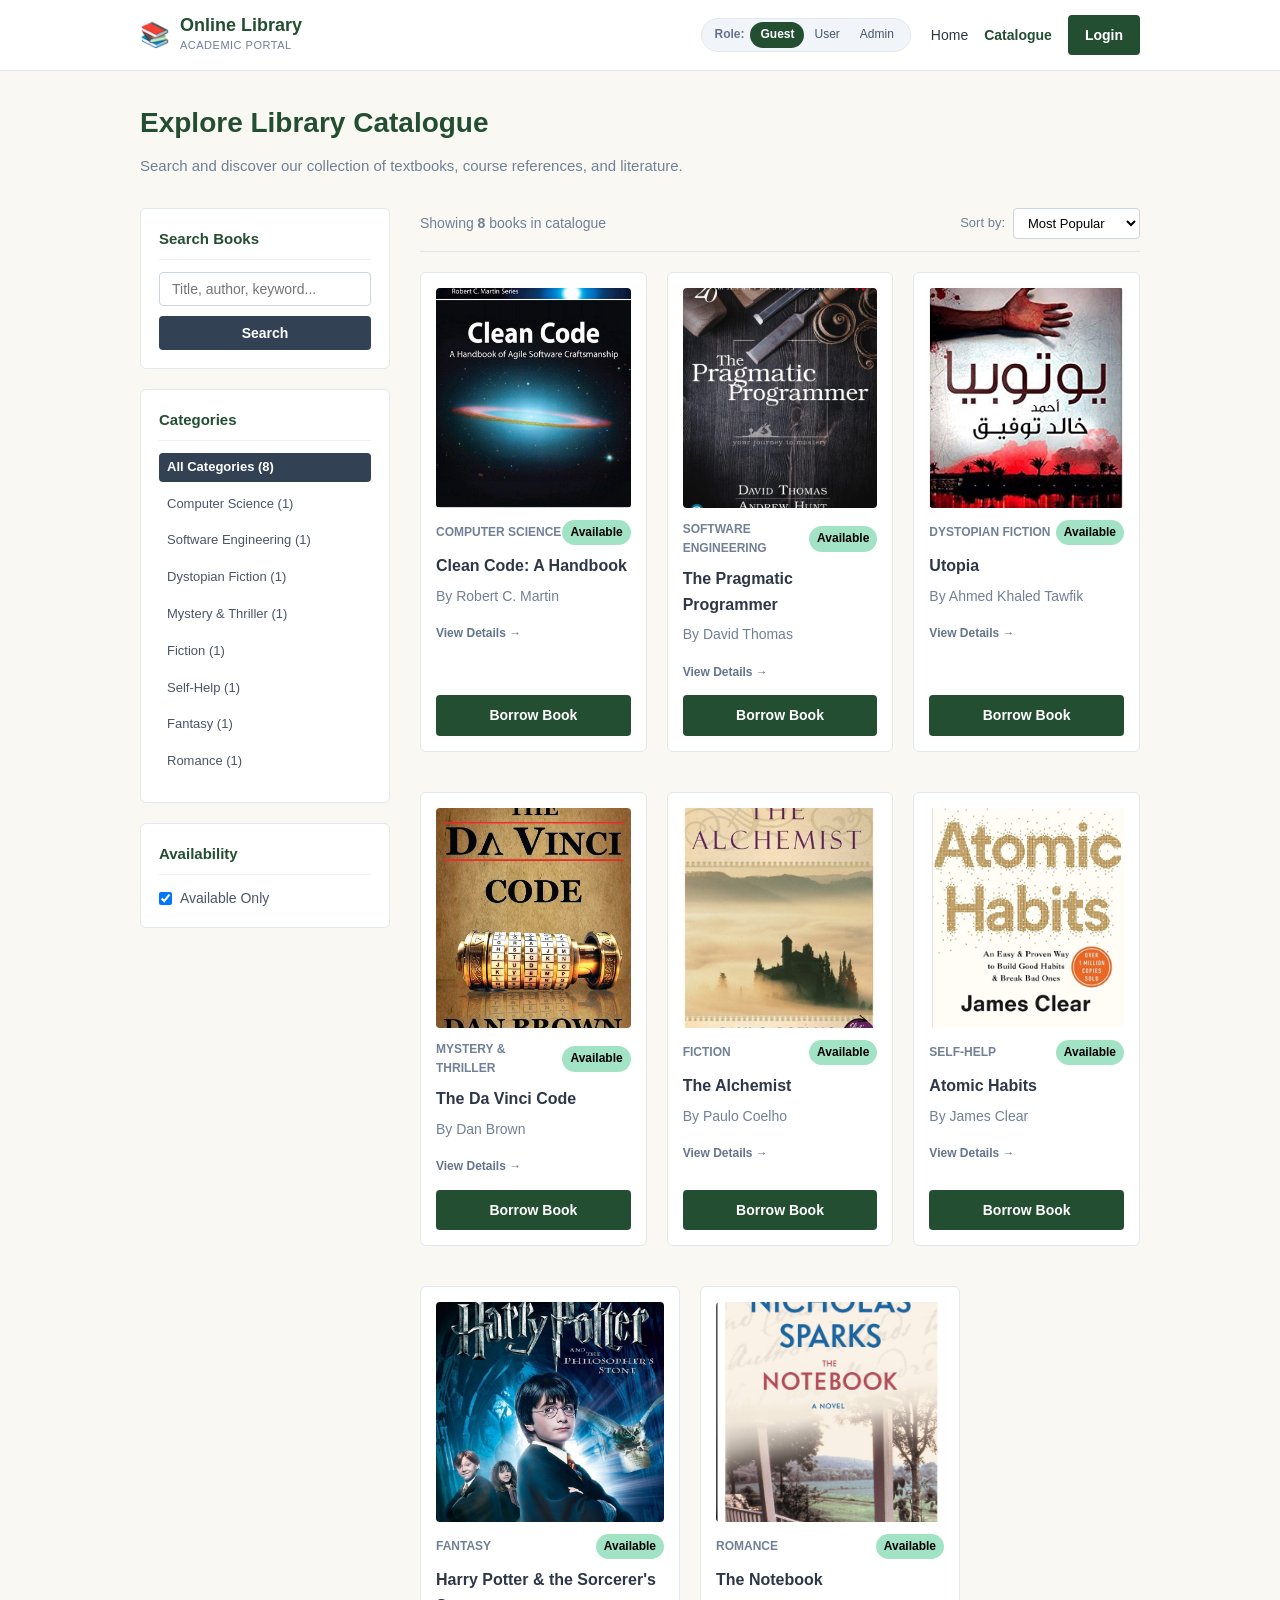
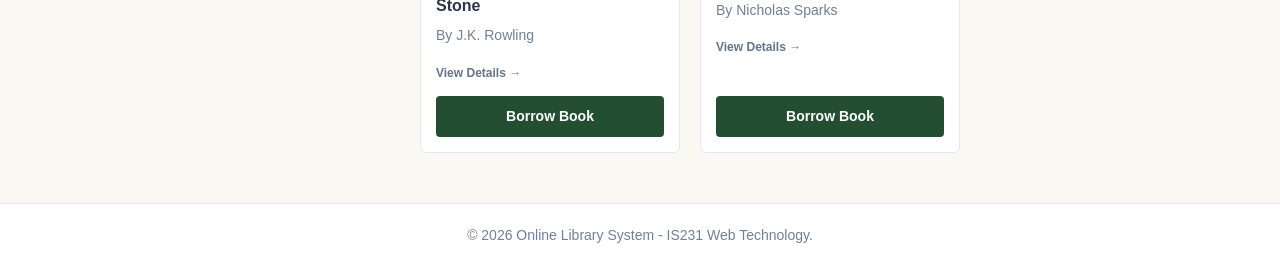
<file: catalogue.html>
<!DOCTYPE html>
<html lang="en">

<head>
  <meta charset="UTF-8">
  <meta name="viewport" content="width=device-width, initial-scale=1.0">
  <title>Online Library - Catalogue</title>
  <link rel="stylesheet" href="css/global.css">
  <link rel="stylesheet" href="css/components.css">
  <link rel="stylesheet" href="css/catalogue.css">
</head>

<body>

  <!-- Navigation Header with Guest Role State -->
  <header>
    <div class="container">
      <nav class="navbar">
        <a href="index.html" class="logo">
          <span class="logo-icon">&#128218;</span>
          <div class="logo-text">
            <span class="logo-title">Online Library</span>
            <span class="logo-subtitle">Academic Portal</span>
          </div>
        </a>

        <div class="nav-actions">
          <div class="nav-role-switcher">
            <span class="role-label">Role:</span>
            <a href="catalogue.html" class="role-btn active">Guest</a>
            <a href="login.html" class="role-btn">User</a>
            <a href="login.html" class="role-btn">Admin</a>
          </div>

          <ul class="nav-menu">
            <li><a href="index.html">Home</a></li>
            <li><a href="catalogue.html" style="color: #234e32; font-weight: bold;">Catalogue</a></li>
            <li><a href="login.html" class="book-btn book-btn-small">Login</a></li>
          </ul>
        </div>
      </nav>
    </div>
  </header>

  <!-- Page Content -->
  <main class="main-content">
    <div class="container">

      <!-- Page Header -->
      <div class="page-header">
        <h1 class="page-title">Explore Library Catalogue</h1>
        <p class="page-desc">Search and discover our collection of textbooks, course references, and literature.</p>
      </div>

      <!-- Catalogue Main Layout -->
      <div class="catalogue-layout">

        <!-- Sidebar Filters -->
        <aside class="catalogue-sidebar">
          
          <div class="filter-box">
            <h3 class="filter-title">Search Books</h3>
            <form action="catalogue.html" class="sidebar-search">
              <input type="text" placeholder="Title, author, keyword..." class="input-field">
              <button type="submit" class="book-btn book-btn-block">Search</button>
            </form>
          </div>

          <div class="filter-box">
            <h3 class="filter-title">Categories</h3>
            <ul class="filter-list">
              <li><a href="catalogue.html" class="active">All Categories (8)</a></li>
              <li><a href="catalogue.html">Computer Science (1)</a></li>
              <li><a href="catalogue.html">Software Engineering (1)</a></li>
              <li><a href="catalogue.html">Dystopian Fiction (1)</a></li>
              <li><a href="catalogue.html">Mystery &amp; Thriller (1)</a></li>
              <li><a href="catalogue.html">Fiction (1)</a></li>
              <li><a href="catalogue.html">Self-Help (1)</a></li>
              <li><a href="catalogue.html">Fantasy (1)</a></li>
              <li><a href="catalogue.html">Romance (1)</a></li>
            </ul>
          </div>

          <div class="filter-box">
            <h3 class="filter-title">Availability</h3>
            <label class="filter-checkbox">
              <input type="checkbox" checked> Available Only
            </label>
          </div>

        </aside>

        <!-- Main Books Content -->
        <div class="catalogue-content">
          
          <div class="catalogue-meta-bar">
            <p class="result-count">Showing <strong>8</strong> books in catalogue</p>
            <div class="sort-box">
              <label for="sort-select">Sort by:</label>
              <select id="sort-select" class="sort-select">
                <option value="popular">Most Popular</option>
                <option value="newest">Newest Added</option>
                <option value="title">Title (A-Z)</option>
              </select>
            </div>
          </div>

          <div class="catalogue-grid">

            <!-- Book 1: Clean Code -->
            <article class="book-card">
              <a href="book-details.html#bk-101" class="book-cover-link">
                <img src="images/book-1.jpg" alt="Clean Code" class="book-cover-img">
              </a>
              <div class="book-meta">
                <span class="book-category">Computer Science</span>
                <span class="badge badge-available">Available</span>
              </div>
              <h3 class="book-title"><a href="book-details.html#bk-101">Clean Code: A Handbook</a></h3>
              <p class="book-author">By Robert C. Martin</p>
              <p class="book-details-link"><a href="book-details.html#bk-101">View Details &rarr;</a></p>
              <a href="login.html" class="book-btn book-btn-block">Borrow Book</a>
            </article>

            <!-- Book 2: The Pragmatic Programmer -->
            <article class="book-card">
              <a href="book-details.html#bk-102" class="book-cover-link">
                <img src="images/book-2.jpg" alt="The Pragmatic Programmer" class="book-cover-img">
              </a>
              <div class="book-meta">
                <span class="book-category">Software Engineering</span>
                <span class="badge badge-available">Available</span>
              </div>
              <h3 class="book-title"><a href="book-details.html#bk-102">The Pragmatic Programmer</a></h3>
              <p class="book-author">By David Thomas</p>
              <p class="book-details-link"><a href="book-details.html#bk-102">View Details &rarr;</a></p>
              <a href="login.html" class="book-btn book-btn-block">Borrow Book</a>
            </article>

            <!-- Book 3: Utopia -->
            <article class="book-card">
              <a href="book-details.html#bk-103" class="book-cover-link">
                <img src="images/book-3.jpg" alt="Utopia" class="book-cover-img">
              </a>
              <div class="book-meta">
                <span class="book-category">Dystopian Fiction</span>
                <span class="badge badge-available">Available</span>
              </div>
              <h3 class="book-title"><a href="book-details.html#bk-103">Utopia</a></h3>
              <p class="book-author">By Ahmed Khaled Tawfik</p>
              <p class="book-details-link"><a href="book-details.html#bk-103">View Details &rarr;</a></p>
              <a href="login.html" class="book-btn book-btn-block">Borrow Book</a>
            </article>

            <!-- Book 4: The Da Vinci Code -->
            <article class="book-card">
              <a href="book-details.html#bk-104" class="book-cover-link">
                <img src="images/book-4.jpg" alt="The Da Vinci Code" class="book-cover-img">
              </a>
              <div class="book-meta">
                <span class="book-category">Mystery &amp; Thriller</span>
                <span class="badge badge-available">Available</span>
              </div>
              <h3 class="book-title"><a href="book-details.html#bk-104">The Da Vinci Code</a></h3>
              <p class="book-author">By Dan Brown</p>
              <p class="book-details-link"><a href="book-details.html#bk-104">View Details &rarr;</a></p>
              <a href="login.html" class="book-btn book-btn-block">Borrow Book</a>
            </article>

            <!-- Book 5: The Alchemist -->
            <article class="book-card">
              <a href="book-details.html#bk-105" class="book-cover-link">
                <img src="images/book-5.jpg" alt="The Alchemist" class="book-cover-img">
              </a>
              <div class="book-meta">
                <span class="book-category">Fiction</span>
                <span class="badge badge-available">Available</span>
              </div>
              <h3 class="book-title"><a href="book-details.html#bk-105">The Alchemist</a></h3>
              <p class="book-author">By Paulo Coelho</p>
              <p class="book-details-link"><a href="book-details.html#bk-105">View Details &rarr;</a></p>
              <a href="login.html" class="book-btn book-btn-block">Borrow Book</a>
            </article>

            <!-- Book 6: Atomic Habits -->
            <article class="book-card">
              <a href="book-details.html#bk-106" class="book-cover-link">
                <img src="images/book-6.jpg" alt="Atomic Habits" class="book-cover-img">
              </a>
              <div class="book-meta">
                <span class="book-category">Self-Help</span>
                <span class="badge badge-available">Available</span>
              </div>
              <h3 class="book-title"><a href="book-details.html#bk-106">Atomic Habits</a></h3>
              <p class="book-author">By James Clear</p>
              <p class="book-details-link"><a href="book-details.html#bk-106">View Details &rarr;</a></p>
              <a href="login.html" class="book-btn book-btn-block">Borrow Book</a>
            </article>

            <!-- Book 7: Harry Potter -->
            <article class="book-card">
              <a href="book-details.html#bk-107" class="book-cover-link">
                <img src="images/book-7.jpg" alt="Harry Potter" class="book-cover-img">
              </a>
              <div class="book-meta">
                <span class="book-category">Fantasy</span>
                <span class="badge badge-available">Available</span>
              </div>
              <h3 class="book-title"><a href="book-details.html#bk-107">Harry Potter &amp; the Sorcerer's Stone</a></h3>
              <p class="book-author">By J.K. Rowling</p>
              <p class="book-details-link"><a href="book-details.html#bk-107">View Details &rarr;</a></p>
              <a href="login.html" class="book-btn book-btn-block">Borrow Book</a>
            </article>

            <!-- Book 8: Nicholas Sparks -->
            <article class="book-card">
              <a href="book-details.html#bk-108" class="book-cover-link">
                <img src="images/book-8.png" alt="Nicholas Sparks" class="book-cover-img">
              </a>
              <div class="book-meta">
                <span class="book-category">Romance</span>
                <span class="badge badge-available">Available</span>
              </div>
              <h3 class="book-title"><a href="book-details.html#bk-108">The Notebook</a></h3>
              <p class="book-author">By Nicholas Sparks</p>
              <p class="book-details-link"><a href="book-details.html#bk-108">View Details &rarr;</a></p>
              <a href="login.html" class="book-btn book-btn-block">Borrow Book</a>
            </article>

          </div>

        </div>

      </div>

    </div>
  </main>

  <!-- Footer -->
  <footer>
    <div class="container">
      <p>&copy; 2026 Online Library System - IS231 Web Technology.</p>
    </div>
  </footer>

</body>

</html>
</file>
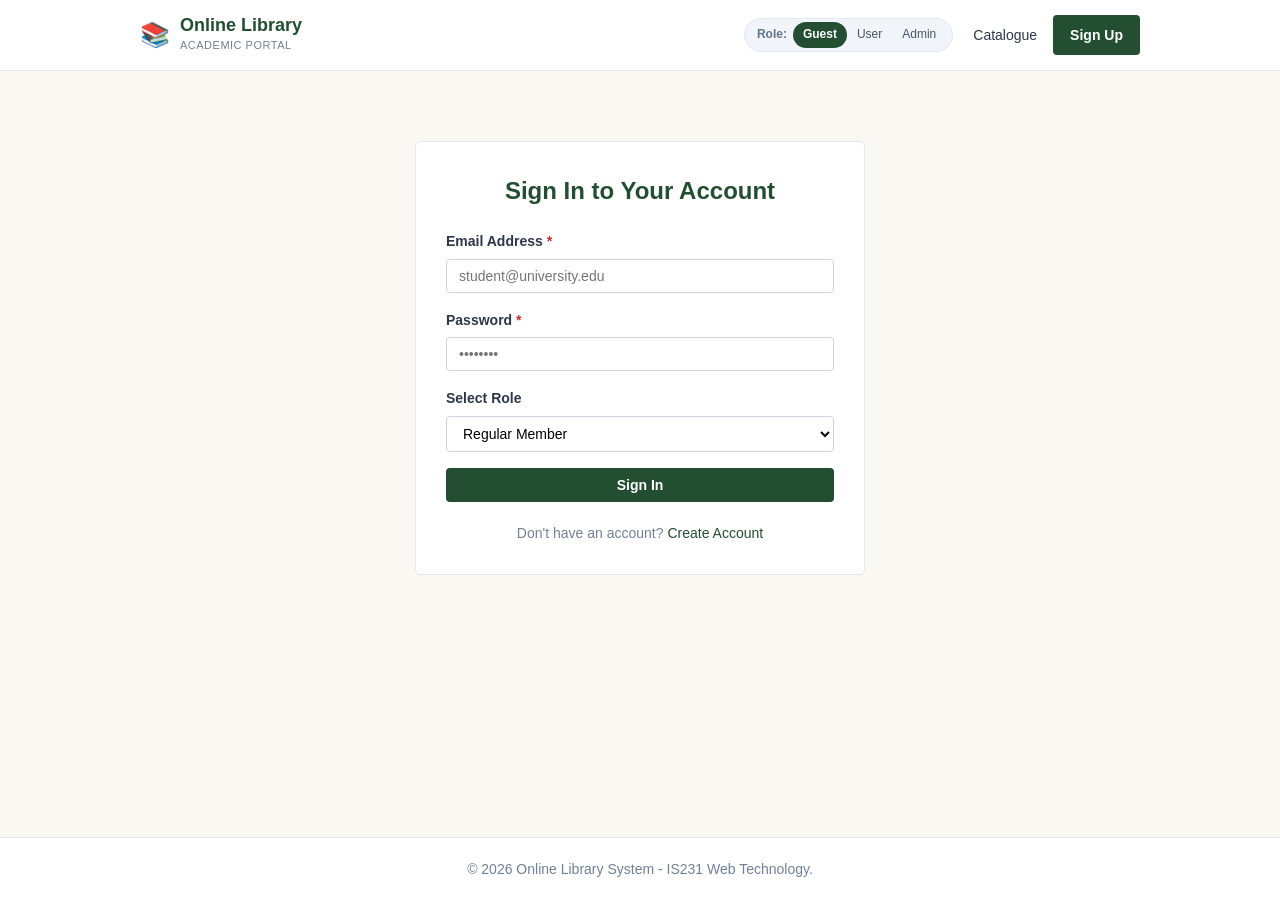
<file: login.html>
<!DOCTYPE html>
<html lang="en">
<head>
  <meta charset="UTF-8">
  <meta name="viewport" content="width=device-width, initial-scale=1.0">
  <title>Readora Library - Login</title>
  <link rel="stylesheet" href="css/global.css">
  <link rel="stylesheet" href="css/components.css">
</head>
<body>

  <!-- Navigation Header with Integrated Role Switcher -->
  <header>
    <div class="container">
      <nav class="navbar">
        <a href="index.html" class="logo">
          <span class="logo-icon">&#128218;</span>
          <div class="logo-text">
            <span class="logo-title">Online Library</span>
            <span class="logo-subtitle">Academic Portal</span>
          </div>
        </a>

        <div class="nav-actions">
          <div class="nav-role-switcher">
            <span class="role-label">Role:</span>
            <a href="index.html" class="role-btn active">Guest</a>
            <a href="login.html" class="role-btn">User</a>
            <a href="login.html" class="role-btn">Admin</a>
          </div>

          <ul class="nav-menu">
            <li><a href="catalogue.html">Catalogue</a></li>
            <li><a href="signup.html" class="book-btn book-btn-small book-btn-secondary">Sign Up</a></li>
          </ul>
        </div>
      </nav>
    </div>
  </header>

  <!-- Page Content -->
  <main class="main-content">
    <div class="container">
      
      <div class="form-card">
        <h2 class="form-title">Sign In to Your Account</h2>

        <form action="catalogue-user.html">
          
          <div class="form-group">
            <label class="form-label" for="login-email">Email Address <span class="required">*</span></label>
            <input type="email" id="login-email" class="input-field" placeholder="student@university.edu" required>
          </div>

          <div class="form-group">
            <label class="form-label" for="login-password">Password <span class="required">*</span></label>
            <input type="password" id="login-password" class="input-field" placeholder="••••••••" required>
          </div>

          <div class="form-group">
            <label class="form-label" for="login-role">Select Role</label>
            <select id="login-role" class="input-field">
              <option value="user">Regular Member </option>
              <option value="admin">Library Administrator</option>
            </select>
          </div>

          <button type="submit" class="book-btn book-btn-block">Sign In</button>

          <p class="form-footer-text">
            Don't have an account? <a href="signup.html" class="form-link">Create Account</a>
          </p>

        </form>
      </div>

    </div>
  </main>

  <!-- Footer -->
  <footer>
    <div class="container">
      <p>&copy; 2026 Online Library System - IS231 Web Technology.</p>
    </div>
  </footer>

</body>
</html>
</file>
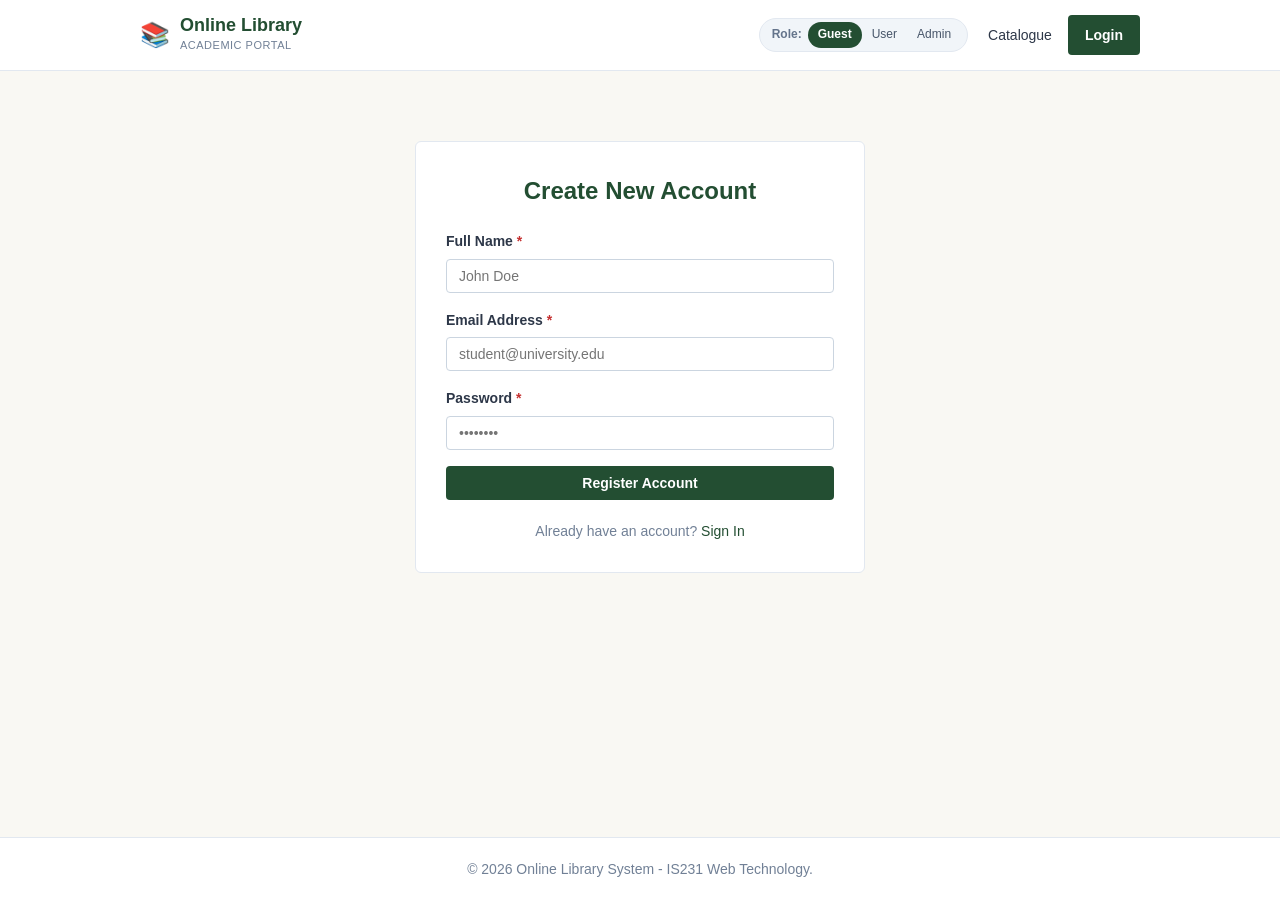
<file: signup.html>
<!DOCTYPE html>
<html lang="en">

<head>
  <meta charset="UTF-8">
  <meta name="viewport" content="width=device-width, initial-scale=1.0">
  <title>Online Library - Sign Up</title>
  <link rel="stylesheet" href="css/global.css">
  <link rel="stylesheet" href="css/components.css">
</head>

<body>

  <!-- Navigation Header with Integrated Role Switcher -->
  <header>
    <div class="container">
      <nav class="navbar">
        <a href="index.html" class="logo">
          <span class="logo-icon">&#128218;</span>
          <div class="logo-text">
            <span class="logo-title">Online Library</span>
            <span class="logo-subtitle">Academic Portal</span>
          </div>
        </a>

        <div class="nav-actions">
          <div class="nav-role-switcher">
            <span class="role-label">Role:</span>
            <a href="index.html" class="role-btn active">Guest</a>
            <a href="catalogue.html" class="role-btn">User</a>
            <a href="admin-dashboard.html" class="role-btn">Admin</a>
          </div>

          <ul class="nav-menu">
            <li><a href="catalogue.html">Catalogue</a></li>
            <li><a href="login.html" class="book-btn book-btn-small">Login</a></li>
          </ul>
        </div>
      </nav>
    </div>
  </header>

  <!-- Page Content -->
  <main class="main-content">
    <div class="container">

      <div class="form-card">
        <h2 class="form-title">Create New Account</h2>

        <form action="login.html">

          <div class="form-group">
            <label class="form-label" for="signup-name">Full Name <span class="required">*</span></label>
            <input type="text" id="signup-name" class="input-field" placeholder="John Doe" required>
          </div>

          <div class="form-group">
            <label class="form-label" for="signup-email">Email Address <span class="required">*</span></label>
            <input type="email" id="signup-email" class="input-field" placeholder="student@university.edu" required>
          </div>

          <div class="form-group">
            <label class="form-label" for="signup-password">Password <span class="required">*</span></label>
            <input type="password" id="signup-password" class="input-field" placeholder="••••••••" required>
          </div>

          <button type="submit" class="book-btn book-btn-block">Register Account</button>

          <p class="form-footer-text">
            Already have an account? <a href="login.html" class="form-link">Sign In</a>
          </p>

        </form>
      </div>

    </div>
  </main>

  <!-- Footer -->
  <footer>
    <div class="container">
      <p>&copy; 2026 Online Library System - IS231 Web Technology.</p>
    </div>
  </footer>

</body>

</html>
</file>
<file: css/global.css>
/* Reset and Base Styles */
* {
  margin: 0;
  padding: 0;
  box-sizing: border-box;
}

body {
  font-family: Arial, Helvetica, sans-serif;
  background-color: #f9f8f3;
  color: #2d3748;
  line-height: 1.6;
  min-height: 100vh;
  display: flex;
  flex-direction: column;
}

/* Page Container */
.container {
  width: 90%;
  max-width: 1000px;
  margin: 0 auto;
}

main {
  flex: 1;
  padding: 30px 0;
}

/* Header and Navigation Bar */
header {
  background-color: #ffffff;
  border-bottom: 1px solid #e2e8f0;
}

.navbar {
  display: flex;
  justify-content: space-between;
  align-items: center;
  height: 70px;
}

.logo {
  display: flex;
  align-items: center;
  gap: 10px;
  text-decoration: none;
}

.logo-icon {
  font-size: 24px;
}

.logo-text {
  display: flex;
  flex-direction: column;
}

.logo-title {
  font-size: 18px;
  font-weight: bold;
  color: #234e32;
  line-height: 1.2;
}

.logo-subtitle {
  font-size: 11px;
  color: #718096;
  letter-spacing: 0.5px;
  text-transform: uppercase;
}

.nav-actions {
  display: flex;
  align-items: center;
  gap: 20px;
}

/* Integrated Role Switcher */
.nav-role-switcher {
  display: flex;
  align-items: center;
  background-color: #f1f5f9;
  border: 1px solid #e2e8f0;
  border-radius: 20px;
  padding: 3px 6px;
  font-size: 12px;
}

.role-label {
  color: #64748b;
  font-weight: bold;
  margin-right: 6px;
  padding-left: 6px;
}

.role-btn {
  text-decoration: none;
  color: #475569;
  padding: 3px 10px;
  border-radius: 14px;
  font-weight: 500;
}

.role-btn:hover {
  color: #234e32;
}

.role-btn.active {
  background-color: #234e32;
  color: #ffffff;
  font-weight: bold;
}

/* Navigation Menu */
.nav-menu {
  list-style-type: none;
  display: flex;
  align-items: center;
  gap: 16px;
}

.nav-menu a {
  text-decoration: none;
  color: #2d3748;
  font-size: 14px;
  font-weight: 500;
}

.nav-menu a:hover {
  color: #234e32;
}

.nav-menu a.book-btn {
  color: #ffffff !important;
}

/* Footer */
footer {
  background-color: #ffffff;
  border-top: 1px solid #e2e8f0;
  text-align: center;
  padding: 20px 0;
  color: #718096;
  font-size: 14px;
  margin-top: auto;
}
</file>
<file: css/components.css>
/* Buttons */
.book-btn,
a.book-btn {
  display: inline-block;
  padding: 8px 16px;
  font-size: 14px;
  font-weight: bold;
  text-decoration: none;
  text-align: center;
  border-radius: 4px;
  border: 1px solid transparent;
  cursor: pointer;
  background-color: #234e32;
  color: #ffffff;
}

.book-btn:hover,
a.book-btn:hover {
  background-color: #1a3a25;
  color: #ffffff;
}

.book-btn-secondary {
  background-color: transparent;
  color: #2d3748;
  border: 1px solid #cbd5e0;
}

.book-btn-secondary:hover {
  background-color: #edf2f7;
}

.book-btn-danger {
  background-color: #c53030;
  color: #ffffff;
}

.book-btn-danger:hover {
  background-color: #9b2c2c;
}

.book-btn-success {
  background-color: #276749;
  color: #ffffff;
}

.book-btn-success:hover {
  background-color: #22543d;
}

.book-btn-disabled,
.book-btn:disabled {
  background-color: #edf2f7;
  color: #a0aec0;
  border-color: #e2e8f0;
  cursor: not-allowed;
}

.book-btn-wide {
  min-width: 160px;
}

.book-btn-block {
  width: 100%;
  display: block;
}

.book-btn-small {
  padding: 4px 8px;
  font-size: 12px;
}

/* Status Badges */
.badge {
  display: inline-block;
  padding: 3px 8px;
  font-size: 12px;
  font-weight: bold;
  border-radius: 60px;
}

.badge-available {
  background-color: #a3e3c5;
  color: #000000;
}

.badge-borrowed {
  background-color: #ebc174;
  color: #000000;
}

.badge-overdue {
  background-color: #e85b19;
  color: #000000;
}

.badge-returned {
  background-color: #2ad661;
  color: #000000;
}

/* Book Cards */
.book-card {
  background-color: #ffffff;
  border: 1px solid #e2e8f0;
  border-radius: 6px;
  padding: 15px;
  margin-bottom: 20px;
}

.book-card:hover {
  box-shadow: 0 4px 6px rgba(0, 0, 0, 0.05);
}

.book-cover {
  height: 180px;
  background-color: #edf2f7;
  display: flex;
  align-items: center;
  justify-content: center;
  color: #718096;
  font-size: 14px;
  margin-bottom: 12px;
  border-radius: 4px;
}

.book-cover-img {
  width: 100%;
  height: 220px;
  object-fit: cover;
  border-radius: 4px;
  margin-bottom: 12px;
  display: block;
  background-color: #edf2f7;
}

.book-meta {
  display: flex;
  justify-content: space-between;
  align-items: center;
  margin-bottom: 8px;
  font-size: 12px;
}

.book-category {
  color: #718096;
  font-weight: bold;
  text-transform: uppercase;
}

.book-title {
  font-size: 16px;
  font-weight: bold;
  color: #2d3748;
  margin-bottom: 6px;
}

.book-author {
  font-size: 14px;
  color: #718096;
  margin-bottom: 12px;
}

/* Detail Card */
.detail-card {
  background-color: #ffffff;
  border: 1px solid #e2e8f0;
  border-radius: 6px;
  padding: 30px;
  margin: 20px 0;
}

/* Form Card */
.form-card {
  background-color: #ffffff;
  border: 1px solid #e2e8f0;
  border-radius: 6px;
  padding: 30px;
  max-width: 450px;
  margin: 40px auto;
}

/* Form Inputs */
.form-group {
  margin-bottom: 16px;
}

.form-label {
  display: block;
  font-size: 14px;
  font-weight: bold;
  color: #2d3748;
  margin-bottom: 6px;
}

.form-label .required {
  color: #c53030;
}

.input-field {
  width: 100%;
  padding: 8px 12px;
  font-size: 14px;
  font-family: inherit;
  border: 1px solid #cbd5e0;
  border-radius: 4px;
  background-color: #ffffff;
}

.input-field:focus {
  border-color: #234e32;
  outline: none;
}

/* Form Text */
.form-title {
  color: #234e32;
  text-align: center;
  margin-bottom: 20px;
  font-size: 24px;
}

.form-footer-text {
  text-align: center;
  font-size: 14px;
  color: #718096;
  margin-top: 20px;
}

.form-link {
  color: #234e32;
  text-decoration: none;
  font-weight: 500;
}

.form-link:hover {
  text-decoration: underline;
}

/* Data Tables */
.data-table {
  width: auto;
  border-collapse: collapse;
  background-color: #ffffff;
  border: 1px solid #e2e8f0;
  border-radius: 20px;
  text-align: center;
  overflow: hidden;
  display: flex;
  flex-direction: column;
}

.data-table th,
.data-table td {
  padding: 12px 15px;
  border-bottom: 1px solid #e2e8f0;
  font-size: 14px;
}

.data-table th {
  background-color: #f7fafc;
  color: #4a5568;
  font-weight: bold;
}

/* Empty State Message */
.empty-box {
  text-align: center;
  padding: 40px 20px;
  background-color: #ffffff;
  border: 1px dashed #cbd5e0;
  border-radius: 6px;
  color: #718096;
  font-size: 15px;
  margin: 20px 0;
}



/* Under development  الإقتراب أو التصوير ‏ممنوع */ 

.stats-grid {
  display: grid;
  grid-template-columns: 1fr 1fr; 
  gap: 20px;
  margin-bottom: 30px;
  align-items: start;
}

.cards-column {
  display: flex;
  flex-direction: column;
  gap: 20px; 
}

/* Individual Stat Card Styling */
.stat-card {
  background-color: #ffffff;
  border: 1px solid #e2e8f0;
  border-radius: 20px;
  padding: 20px;
  display: flex;
  justify-content: space-between;
  align-items: center;
  box-shadow: 0 2px 4px rgba(0, 0, 0, 0.02);
}

/* Text inside card */
.stat-content {
  display: flex;
  flex-direction: column;
}

.stat-title {
  font-size: 14px;
  color: #555555;
  margin-bottom: 8px;
}

.stat-number {
  font-size: 24px;
  font-weight: bold;
  color: #111111;
}

/* Icon styling */
.stat-icon {
  font-size: 28px;
}

/* Section Header alignment (Title on left, View All on right) */
.section-header {
  display: flex;
  justify-content: space-between;
  align-items: center;
  margin-bottom: 15px;
}

.section-header h3 {
  font-size: 18px;
  color: #222222;
  margin: 0;
}
.chart-card {
  background-color: #ffffff;
  border: 1px solid #e2e8f0;
  border-radius: 20px;
  padding: 20px;
  margin-bottom: 20px;
  box-shadow: 0 2px 4px rgba(0, 0, 0, 0.02);
}

.chart-card h3 {
  font-size: 18px;
  color: #222222;
  margin-bottom: 15px;
}
</file>
<file: css/home.css>
/* Hero Banner */
.hero-section {
  display: flex;
  align-items: center;
  justify-content: space-between;
  gap: 40px;
  padding: 40px 0;
  margin-bottom: 40px;
}

.hero-content {
  flex: 1.1;
}

.hero-title {
  font-size: 34px;
  color: #234e32;
  line-height: 1.25;
  margin-bottom: 14px;
  font-weight: bold;
}

.hero-subtitle {
  font-family: Georgia, 'Times New Roman', serif;
  font-size: 16px;
  font-style: italic;
  color: #4a5568;
  line-height: 1.8;
  margin-bottom: 24px;
}

.hero-search {
  display: flex;
  gap: 8px;
  max-width: 480px;
  margin-bottom: 24px;
}

.hero-search-input {
  flex: 1;
  padding: 10px 14px;
  font-size: 14px;
  border: 1px solid #cbd5e0;
  border-radius: 4px;
  background-color: #ffffff;
  outline: none;
}

.hero-search-input:focus {
  border-color: #234e32;
}

.hero-stats {
  display: flex;
  gap: 20px;
  font-size: 13px;
  color: #718096;
}

.hero-stats strong {
  color: #234e32;
  font-size: 15px;
}

.hero-image-box {
  flex: 0.9;
}

.hero-image {
  width: 100%;
  height: 310px;
  object-fit: cover;
  border-radius: 8px;
  border: 1px solid #e2e8f0;
  box-shadow: 0 4px 12px rgba(0, 0, 0, 0.08);
  display: block;
}

/* Best Sellers Section */
.section-header {
  display: block !important;
  text-align: center !important;
  margin-bottom: 30px;
}

.section-title {
  font-size: 24px;
  color: #234e32;
  margin-bottom: 8px;
}

.section-desc {
  font-size: 14px;
  color: #718096;
}

.books-grid {
  display: flex;
  flex-wrap: wrap;
  gap: 20px;
  justify-content: center;
  align-items: stretch; 
  margin-bottom: 50px;
}

.books-grid .book-card {
  flex: 1;
  min-width: 220px;
  max-width: 250px;
  display: flex;
  flex-direction: column; 
}

.books-grid .book-card a.book-btn {
  margin-top: auto; 
}

/* Feature Highlights */
.features-container {
  display: flex;
  flex-wrap: wrap;
  gap: 20px;
  margin-bottom: 40px;
}

.feature-box {
  flex: 1;
  min-width: 240px;
  background-color: #ffffff;
  border: 1px solid #e2e8f0;
  border-radius: 6px;
  padding: 25px 20px;
  text-align: center;
}

.feature-icon {
  font-size: 32px;
  margin-bottom: 12px;
}

.feature-title {
  font-size: 16px;
  font-weight: bold;
  color: #234e32;
  margin-bottom: 8px;
}

.feature-text {
  font-size: 14px;
  color: #718096;
  line-height: 1.5;
}
</file>
<file: css/book-details.css>
/* Back Link */
.back-link {
    display: inline-block;
    color: #234e32;
    font-weight: bold;
    text-decoration: none;
    font-size: 14px;
    margin-bottom: 20px;
}

.back-link:hover {
    text-decoration: underline;
}

/* Hide every book by default */
.book-detail {
    display: none;
}

/* Show only the book matching the URL hash (#bk-101, #bk-102, ...) */
.book-detail:target {
    display: block;
}

/* Hide the "select a book" hint when any book is targeted */
.book-detail:target~.detail-hint {
    display: none;
}

/* Hint styling */
.detail-hint {
    text-align: center;
    padding: 40px 20px;
}

/* Page title inside each book */
.detail-page-title {
    color: #234e32;
    margin-bottom: 10px;
}

.detail-page-id {
    color: #718096;
    margin-bottom: 20px;
}

/* Two column layout */
.detail-layout {
    display: flex;
    flex-wrap: wrap;
    gap: 30px;
}

.detail-cover {
    width: 240px;
    flex-shrink: 0;
    text-align: center;
}

.detail-cover img {
    width: 100%;
    height: 320px;
    object-fit: cover;
    border-radius: 6px;
    border: 1px solid #e2e8f0;
    background-color: #edf2f7;
    display: block;
    margin-bottom: 12px;
}

.detail-info {
    flex: 1;
    min-width: 260px;
}

.detail-title {
    font-size: 22px;
    color: #2d3748;
    margin-bottom: 6px;
}

.detail-author {
    font-size: 15px;
    color: #718096;
    margin-bottom: 10px;
}

.detail-desc {
    font-size: 14px;
    color: #4a5568;
    line-height: 1.7;
    margin: 16px 0;
}

.detail-meta {
    list-style: none;
    margin-bottom: 20px;
}

.detail-meta li {
    display: flex;
    justify-content: space-between;
    padding: 8px 0;
    border-bottom: 1px solid #e2e8f0;
    font-size: 14px;
}

.meta-label {
    color: #718096;
    font-weight: bold;
}

.detail-actions {
    display: flex;
    flex-wrap: wrap;
    gap: 10px;
    margin-top: 20px;
}
</file>
<file: css/borrowed-books.css>
/* Page Header */
.page-header {
    display: flex;
    justify-content: space-between;
    align-items: center;
    flex-wrap: wrap;
    gap: 16px;
    margin-bottom: 24px;
}

.page-title {
    color: #234e32;
    font-size: 26px;
    margin-bottom: 4px;
}

.page-subtitle {
    color: #718096;
    font-size: 14px;
}

/* Summary Strip */
.summary-strip {
    display: flex;
    flex-wrap: wrap;
    background-color: #ffffff;
    border: 1px solid #e2e8f0;
    border-radius: 6px;
    margin-bottom: 24px;
    overflow: hidden;
}

.summary-item {
    flex: 1;
    min-width: 120px;
    padding: 16px 20px;
    border-right: 1px solid #e2e8f0;
    display: flex;
    flex-direction: column;
    gap: 4px;
}

.summary-item:last-child {
    border-right: none;
}

.summary-label {
    font-size: 12px;
    font-weight: bold;
    color: #718096;
    text-transform: uppercase;
    letter-spacing: 0.5px;
}

.summary-value {
    font-size: 22px;
    font-weight: bold;
    color: #234e32;
}

.summary-danger {
    color: #c53030;
}

.summary-success {
    color: #276749;
}

/* Table Card */
.table-card {
    background-color: #ffffff;
    border: 1px solid #e2e8f0;
    border-radius: 6px;
    overflow: hidden;
}

/* Borrow Table */
.borrow-table {
    width: 100%;
    border-collapse: collapse;
}

.borrow-table thead {
    background-color: #f7fafc;
}

.borrow-table th {
    padding: 14px 16px;
    font-size: 12px;
    font-weight: bold;
    color: #4a5568;
    text-align: left;
    text-transform: uppercase;
    letter-spacing: 0.5px;
    border-bottom: 1px solid #e2e8f0;
}

.borrow-table td {
    padding: 14px 16px;
    font-size: 14px;
    color: #4a5568;
    border-bottom: 1px solid #edf2f7;
    vertical-align: middle;
}

.borrow-table tbody tr:last-child td {
    border-bottom: none;
}

.borrow-table tbody tr:hover {
    background-color: #f9fafb;
}

/* Book Info Cell */
.book-info {
    display: flex;
    align-items: center;
    gap: 12px;
}

.book-thumb {
    width: 42px;
    height: 58px;
    object-fit: cover;
    border-radius: 4px;
    border: 1px solid #e2e8f0;
    background-color: #edf2f7;
    flex-shrink: 0;
}

.book-text {
    display: flex;
    flex-direction: column;
    gap: 2px;
    min-width: 0;
}

.book-name {
    font-size: 14px;
    font-weight: bold;
    color: #2d3748;
    text-decoration: none;
    white-space: nowrap;
    overflow: hidden;
    text-overflow: ellipsis;
}

.book-name:hover {
    color: #234e32;
    text-decoration: underline;
}

.book-writer {
    font-size: 12px;
    color: #718096;
}

/* Due Date Highlight */
.due-overdue {
    color: #c53030;
    font-weight: bold;
}

/* Action Cell */
.cell-action {
    text-align: right;
}

/* Table Note */
.table-note {
    font-size: 13px;
    color: #718096;
    margin-top: 12px;
    text-align: center;
}
</file>
<file: css/catalogue.css>
/* Page Header */
.page-header {
  margin-bottom: 30px;
}

.page-title {
  font-size: 28px;
  color: #234e32;
  margin-bottom: 8px;
}

.page-desc {
  font-size: 15px;
  color: #718096;
}

/* Catalogue Layout */
.catalogue-layout {
  display: flex;
  gap: 30px;
  align-items: flex-start;
}

/* Sidebar */
.catalogue-sidebar {
  width: 250px;
  flex-shrink: 0;
}

.filter-box {
  background-color: #ffffff;
  border: 1px solid #e2e8f0;
  border-radius: 6px;
  padding: 18px;
  margin-bottom: 20px;
}

.filter-title {
  font-size: 15px;
  font-weight: bold;
  color: #234e32;
  margin-bottom: 12px;
  border-bottom: 1px solid #edf2f7;
  padding-bottom: 8px;
}

.sidebar-search input {
  margin-bottom: 10px;
}

.sidebar-search .book-btn {
  background-color: #334155;
}

.sidebar-search .book-btn:hover {
  background-color: #1e293b;
}

.filter-list {
  list-style: none;
  padding: 0;
  margin: 0;
}

.filter-list li {
  margin-bottom: 8px;
}

.filter-list a {
  text-decoration: none;
  color: #4a5568;
  font-size: 13px;
  display: block;
  padding: 4px 8px;
  border-radius: 4px;
}

.filter-list a:hover {
  background-color: #f7fafc;
  color: #1e293b;
}

.filter-list a.active {
  background-color: #334155;
  color: #ffffff;
  font-weight: bold;
}

.filter-checkbox {
  display: flex;
  align-items: center;
  gap: 8px;
  font-size: 14px;
  color: #4a5568;
  cursor: pointer;
}

/* Catalogue Main Content */
.catalogue-content {
  flex: 1;
}

.catalogue-meta-bar {
  display: flex;
  justify-content: space-between;
  align-items: center;
  margin-bottom: 20px;
  padding-bottom: 12px;
  border-bottom: 1px solid #e2e8f0;
}

.result-count {
  font-size: 14px;
  color: #718096;
  margin: 0;
}

.sort-box {
  display: flex;
  align-items: center;
  gap: 8px;
  font-size: 13px;
  color: #718096;
}

.sort-select {
  padding: 6px 10px;
  font-size: 13px;
  border: 1px solid #cbd5e0;
  border-radius: 4px;
  background-color: #ffffff;
}

/* Books Grid */
.catalogue-grid {
  display: flex;
  flex-wrap: wrap;
  gap: 20px;
  align-items: stretch;
}

.catalogue-grid .book-card {
  flex: 1 1 220px;
  max-width: 260px;
  display: flex;
  flex-direction: column;
}

.catalogue-grid .book-card .book-btn {
  margin-top: auto;
}

/* Card Links and Details */
.book-cover-link {
  display: block;
}

.book-details-link {
  margin-bottom: 12px;
}

.book-details-link a {
  color: #64748b;
  font-size: 12px;
  font-weight: bold;
  text-decoration: none;
}

.book-details-link a:hover {
  color: #1e293b;
  text-decoration: underline;
}

.book-title a {
  color: inherit;
  text-decoration: none;
}

.book-title a:hover {
  color: #234e32;
}
</file>
